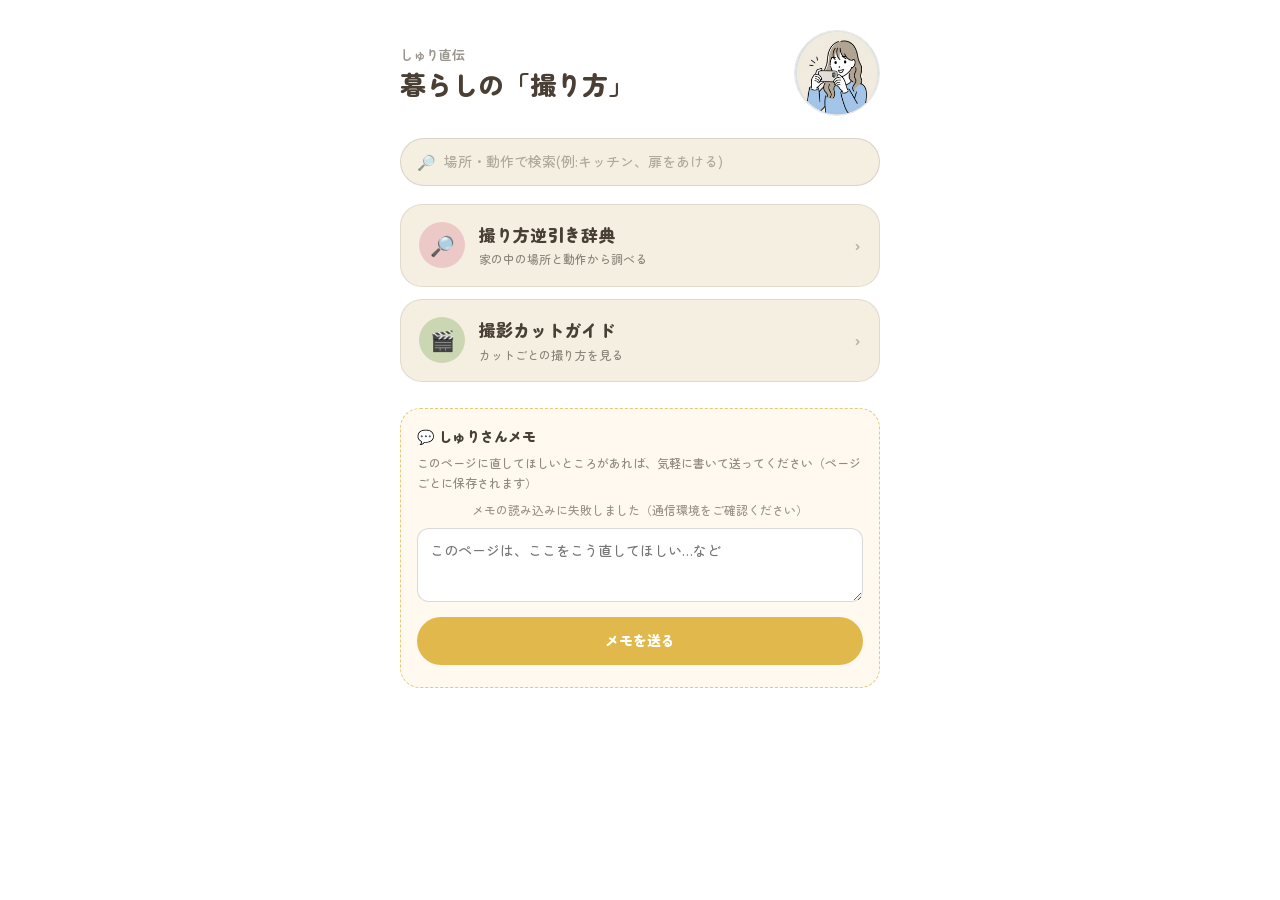
<file: index.html>
<!DOCTYPE html>
<html lang="ja">
<head>
<meta charset="UTF-8">
<meta name="viewport" content="width=device-width, initial-scale=1, viewport-fit=cover">
<title>しゅり直伝 暮らしの「撮り方」</title>
<link rel="stylesheet" href="fonts/fonts.css">
<style>
:root{
  --mint:#E7EFDF; --ink:#4A3F35; --ivory:#F5EFE2; --sage:#A9C48A;
  --pink:#E4A4AC; --mustard:#E0B84C; --brick:#C6493B; --blue:#8FB0C4; --wood:#A9784E;
}
*{margin:0;padding:0;box-sizing:border-box;-webkit-tap-highlight-color:transparent}
html,body{background:#fff}
body{
  font-family:"Zen Maru Gothic","Hiragino Maru Gothic ProN","Hiragino Sans",sans-serif;
  color:var(--ink); font-weight:500; line-height:1.7;
  max-width:520px; margin:0 auto; min-height:100vh; padding-bottom:40px;
}
.page{padding:22px 20px 40px; animation:fadein .25s ease}
@keyframes fadein{from{opacity:0;transform:translateY(6px)}to{opacity:1;transform:none}}
h1,h2,h3{font-weight:900; line-height:1.4}
a{color:inherit;text-decoration:none}

/* ---- 共通パーツ ---- */
.pill{display:inline-block;font-size:11px;font-weight:700;padding:3px 12px;border-radius:999px;color:var(--ink)}
.card{background:var(--ivory);border:1.5px solid rgba(74,63,53,.12);border-radius:22px;padding:16px 18px;margin-bottom:12px}
.tap{cursor:pointer;transition:transform .1s ease}
.tap:active{transform:scale(.97)}
.row{display:flex;align-items:center;gap:14px}
.grow{flex:1 1 0;min-width:0}
.chev{margin-left:auto;color:rgba(74,63,53,.35);font-weight:900;flex-shrink:0}
.icon-circle{width:46px;height:46px;border-radius:50%;display:flex;align-items:center;justify-content:center;font-size:20px;flex-shrink:0}
.back{display:inline-flex;align-items:center;gap:6px;font-size:13px;font-weight:700;
  background:var(--ivory);border:1.5px solid rgba(74,63,53,.12);border-radius:999px;padding:7px 16px;margin-bottom:16px}
.small{font-size:12px;color:rgba(74,63,53,.6)}
.btn{display:block;text-align:center;font-family:inherit;font-size:15px;font-weight:900;color:var(--ink);
  background:var(--sage);border:none;border-radius:999px;padding:14px 22px;width:100%;cursor:pointer;margin-top:8px}
.btn.secondary{background:transparent;border:2px solid rgba(74,63,53,.25)}

/* ---- ホーム ---- */
.home-header{display:flex;align-items:center;gap:14px;margin:8px 0 22px}
.home-header .txt{flex:1}
.home-header .sub{font-size:13px;font-weight:700;color:rgba(74,63,53,.55)}
.home-header h1{font-size:clamp(20px,6vw,26px);white-space:nowrap}
.avatar{width:86px;height:86px;border-radius:50%;object-fit:cover;border:1.5px solid rgba(74,63,53,.12);flex-shrink:0}

/* ---- カットビューア ---- */
.viewer-head{display:flex;align-items:center;justify-content:space-between;margin-bottom:10px}
.carousel{display:flex;overflow-x:auto;scroll-snap-type:x mandatory;gap:14px;
  margin:0 -20px;padding:0 20px 6px;scrollbar-width:none}
.carousel::-webkit-scrollbar{display:none}
.slide{flex:0 0 100%;scroll-snap-align:center;scroll-snap-stop:always}
.media{position:relative;border-radius:24px;overflow:hidden;background:#ddd;
  border:1.5px solid rgba(74,63,53,.12); aspect-ratio:4/5}
.media video,.media img{width:100%;height:100%;object-fit:cover;display:block}
.media .badge{position:absolute;top:12px;left:12px;background:rgba(74,63,53,.75);color:#fff;
  font-size:11px;font-weight:700;padding:4px 12px;border-radius:999px}
.media .loop{position:absolute;top:12px;right:12px;background:rgba(198,73,59,.9);color:#fff;
  font-size:11px;font-weight:700;padding:4px 12px;border-radius:999px}
.swipe-arrow{position:absolute;top:50%;width:52px;height:52px;border-radius:50%;
  background:rgba(255,255,255,.92);color:var(--brick);font-size:34px;font-weight:900;line-height:1;
  display:flex;align-items:center;justify-content:center;cursor:pointer;
  box-shadow:0 2px 10px rgba(74,63,53,.35);border:2px solid rgba(74,63,53,.15);
  transform:translateY(-50%);z-index:3;padding-bottom:4px}
.swipe-arrow.left{left:8px}
.swipe-arrow.right{right:8px;animation:nudge 1.4s ease-in-out infinite}
@keyframes nudge{0%,100%{transform:translateY(-50%) translateX(0)}50%{transform:translateY(-50%) translateX(6px)}}
.slide h3{font-size:21px;margin:14px 0 4px}
.talk{display:flex;gap:10px;align-items:flex-start;margin-top:14px}
.talk .face{width:60px;height:60px;border-radius:50%;object-fit:cover;flex-shrink:0;
  border:2px solid rgba(228,164,172,.8);background:#fff}
.talk .who{font-size:11px;font-weight:900;color:var(--brick);margin-bottom:3px}
.bubble{position:relative;flex:1;background:#fff;border:2px solid rgba(228,164,172,.8);
  border-radius:20px;padding:12px 14px}
.bubble:before{content:"";position:absolute;left:-9px;top:22px;width:14px;height:14px;background:#fff;
  border-left:2px solid rgba(228,164,172,.8);border-bottom:2px solid rgba(228,164,172,.8);transform:rotate(45deg)}
.bubble .angle{font-size:14px;font-weight:700}
.bubble .tip{font-size:13px;margin-top:8px;padding-top:8px;border-top:1.5px dashed rgba(228,164,172,.7)}
.bubble .tip b{color:var(--brick);font-size:10px;letter-spacing:.08em;margin-right:6px}
.nav{display:flex;align-items:center;justify-content:center;gap:16px;margin-top:14px}
.nav button{font-family:inherit;width:44px;height:44px;border-radius:50%;border:1.5px solid rgba(74,63,53,.18);
  background:var(--ivory);color:var(--ink);font-size:17px;font-weight:900;cursor:pointer}
.nav button:disabled{opacity:.3}
.dots{display:flex;gap:7px}
.dots span{width:8px;height:8px;border-radius:50%;background:rgba(74,63,53,.2);transition:all .2s}
.dots span.on{background:var(--sage);transform:scale(1.35)}

/* ---- 完成イメージプレビュー ---- */
.pv-media{position:relative;border-radius:24px;overflow:hidden;background:#e8e4dc;
  border:1.5px solid rgba(74,63,53,.12);margin:14px auto 0}
.pv-media.v916{width:min(100%,330px);aspect-ratio:9/16}
.pv-media.v45{width:min(100%,400px);aspect-ratio:4/5}
.pv-media video,.pv-media img{width:100%;height:100%;object-fit:cover;display:block}
.cutlabel{position:absolute;left:50%;bottom:16px;transform:translateX(-50%);
  background:rgba(74,63,53,.85);color:#fff;font-weight:900;font-size:15px;
  padding:8px 20px;border-radius:999px;white-space:nowrap;max-width:90%}
.pv-dots{display:flex;gap:7px;justify-content:center;margin-top:12px}
.pv-dots span{width:8px;height:8px;border-radius:50%;background:rgba(74,63,53,.2);transition:all .15s}
.pv-dots span.on{background:var(--sage);transform:scale(1.35)}

/* ---- 記事（ルーズリーフ調） ---- */
.notebook{position:relative;background:#fff;border:1.5px solid rgba(74,63,53,.16);border-radius:14px;
  padding:22px 20px 22px 52px;box-shadow:0 2px 10px rgba(74,63,53,.06)}
.notebook::before{content:"";position:absolute;top:0;bottom:0;left:40px;width:1.5px;background:rgba(228,164,172,.75)}
.notebook::after{content:"";position:absolute;left:12px;top:26px;bottom:26px;width:14px;
  background-image:radial-gradient(circle at 7px 7px, #fff 4.5px, rgba(74,63,53,.22) 5px, rgba(74,63,53,.22) 6px, transparent 6.8px);
  background-size:14px 64px;background-repeat:repeat-y}
.notebook.ruled{background-image:repeating-linear-gradient(transparent,transparent 27px,rgba(143,176,196,.30) 27px,rgba(143,176,196,.30) 28px);
  background-origin:content-box;background-clip:content-box}
.notebook .article-body{line-height:28px;font-size:14.5px}
.note-row{display:flex;align-items:center;gap:12px;padding:11px 2px;border-bottom:1.5px solid rgba(143,176,196,.35)}
.note-row:last-child{border-bottom:none}
.sashie-wrap{display:block;width:min(78%,300px);margin:4px auto 16px;position:relative;transform:rotate(-1.6deg)}
.sashie-wrap::before{content:"";position:absolute;top:-12px;left:50%;transform:translateX(-50%) rotate(2deg);
  width:88px;height:24px;background:rgba(224,184,76,.45);border-left:1px dashed rgba(255,255,255,.7);
  border-right:1px dashed rgba(255,255,255,.7);z-index:2}
.sashie-wrap img{width:100%;display:block;border:8px solid #fff;box-shadow:0 3px 12px rgba(74,63,53,.18)}
.lesson-num{width:34px;height:34px;border-radius:50%;background:rgba(143,176,196,.4);
  display:flex;align-items:center;justify-content:center;font-weight:900;font-size:15px;flex-shrink:0}
.pagenav-row{display:flex;gap:10px;margin-top:16px}
.pagenav{flex:1 1 0;min-width:0;background:var(--ivory);border:1.5px solid rgba(74,63,53,.12);
  border-radius:16px;padding:10px 12px;display:flex;flex-direction:column;gap:2px}
.pagenav.ghost{background:transparent;border:none}
.pagenav .dir{font-size:11px;font-weight:900;color:rgba(74,63,53,.55)}
.pagenav .t{font-size:12px;font-weight:700;white-space:nowrap;overflow:hidden;text-overflow:ellipsis}
.article-title{display:flex;gap:12px;align-items:center;margin-bottom:14px}
.article-title img{width:56px;height:56px;object-fit:contain;flex-shrink:0}
.article-body{white-space:pre-line;font-size:15px}
.pointcard{display:flex;gap:12px;align-items:flex-start;background:rgba(228,164,172,.16);
  border:1.5px solid rgba(228,164,172,.55);border-radius:20px;padding:16px;margin-top:14px}
.pointcard img{width:60px;height:60px;object-fit:contain;flex-shrink:0}
.pointcard .plabel{display:inline-block;font-size:11px;font-weight:900;color:var(--brick);
  background:rgba(198,73,59,.14);border-radius:999px;padding:3px 10px;margin-bottom:5px;letter-spacing:.08em}
.pointcard p{font-size:14px}

/* ---- 逆引き詳細 ---- */
.tiprow{display:flex;gap:12px;align-items:flex-start;padding:7px 0}
.tiprow .ic{width:24px;text-align:center;flex-shrink:0}
.tiprow .lbl{font-size:11px;color:rgba(74,63,53,.5);font-weight:700}
.tiprow .val{font-size:14px}

/* ---- 逆引き：場所グリッド・POINTリスト ---- */
.grid2{display:grid;grid-template-columns:1fr 1fr;gap:12px;margin-bottom:12px}
.placecard{border:1.5px solid rgba(74,63,53,.12);border-radius:22px;padding:18px 10px;text-align:center;min-height:112px;
  display:flex;flex-direction:column;align-items:center;justify-content:center;gap:6px}
.placecard .pe{font-size:34px;line-height:1}
.placecard .pn{font-weight:900;font-size:15px;line-height:1.35}
.tips{list-style:none;display:grid;gap:6px;font-size:14px}
.tips li{position:relative;padding-left:16px}
.tips li::before{content:"";position:absolute;left:2px;top:.72em;width:7px;height:7px;border-radius:50%;background:var(--pink)}
.pv-media.soon{display:flex;flex-direction:column;align-items:center;justify-content:center;gap:8px;background:var(--ivory);
  border-style:dashed;aspect-ratio:auto;padding:26px 10px}
.pv-media.soon img{width:88px;height:88px;object-fit:contain}
.soon-txt{font-size:13px;font-weight:700;color:rgba(74,63,53,.55)}
details.basic{padding:0}
details.basic summary{list-style:none;display:flex;align-items:center;gap:12px;padding:14px 16px;cursor:pointer}
details.basic summary::-webkit-details-marker{display:none}
details.basic summary img{width:46px;height:46px;object-fit:contain;flex-shrink:0}
details.basic[open] .chev{transform:rotate(45deg)}
details.basic .article-body{padding:0 18px 6px;font-size:14px}
details.basic .tags-row{padding:0 18px 14px;margin-top:8px}

/* ---- 検索 ---- */
.searchbox{display:flex;align-items:center;gap:8px;background:var(--ivory);
  border:1.5px solid rgba(74,63,53,.16);border-radius:999px;padding:10px 16px;margin-bottom:18px}
.searchbox .ic{font-size:15px;flex-shrink:0;opacity:.6}
.searchbox input{flex:1;min-width:0;border:none;background:none;font:inherit;font-size:14px;color:var(--ink)}
.searchbox input:focus{outline:none}
.searchbox input::placeholder{color:rgba(74,63,53,.4)}
.search-group{margin:22px 0 8px;font-size:13px;font-weight:900;color:rgba(74,63,53,.55);letter-spacing:.04em}
.search-empty{text-align:center;padding:36px 10px;color:rgba(74,63,53,.5);font-size:14px}

/* ---- タグ ---- */
.tags-row{display:flex;flex-wrap:wrap;gap:8px;margin-top:16px}
.tagchip{display:inline-block;font-size:12px;font-weight:700;color:var(--ink);
  background:rgba(169,196,138,.28);border:1.5px solid rgba(169,196,138,.6);
  border-radius:999px;padding:5px 13px}

/* ---- 実写サンプル準備中バッジ ---- */
.media .draft,.pv-media .draft{position:absolute;top:12px;right:12px;background:rgba(224,184,76,.92);
  color:#fff;font-size:10px;font-weight:700;padding:4px 11px;border-radius:999px}

/* ---- しゅりさんメモ（レビュー用・ローンチ時に削除） ---- */
.fb-card{margin-top:26px;background:#FFF9F0;border:1.5px dashed rgba(224,184,76,.75);
  border-radius:20px;padding:16px}
.fb-head{font-weight:900;font-size:14px;margin-bottom:4px}
.fb-item{background:#fff;border:1.5px solid rgba(74,63,53,.12);border-radius:12px;
  padding:10px 12px;margin:8px 0;font-size:14px;white-space:pre-line;position:relative}
.fb-item .fb-date{font-size:10px;color:rgba(74,63,53,.45);margin-top:4px}
.fb-item .fb-del{position:absolute;top:6px;right:8px;border:none;background:none;
  color:rgba(74,63,53,.35);font-size:14px;cursor:pointer;padding:4px}
.fb-card textarea{width:100%;min-height:74px;border:1.5px solid rgba(74,63,53,.2);
  border-radius:12px;padding:10px 12px;font:inherit;font-size:14px;resize:vertical;
  background:#fff;margin-top:8px}
.fb-card textarea:focus{outline:none;border-color:var(--mustard)}
.fb-send{margin-top:8px;width:100%;border:none;border-radius:999px;padding:12px;
  font:inherit;font-weight:900;font-size:14px;background:var(--mustard);color:#fff;cursor:pointer}
.fb-send:disabled{opacity:.5}
.fb-status{font-size:12px;margin-top:6px;color:rgba(74,63,53,.55);text-align:center}
.old-imgs{display:flex;gap:6px}.old-imgs img{width:32%;border-radius:10px}.old-ver summary{cursor:pointer}
</style>
</head>
<body>
<div id="app"></div>

<script src="data/content.js?v=20261008c"></script>
<script>
/* ================= データ(data/content.jsから読み込み。非公開はここで除外) ================= */
const ARTICLES = window.CONTENT.ARTICLES.filter(x=>x.published);
const SECTIONS = window.CONTENT.SECTIONS.filter(x=>x.published);
const PLACES = window.CONTENT.PLACES.filter(x=>x.published);
const ACTIONS = window.CONTENT.ACTIONS.filter(x=>x.published);
const actById = id => ACTIONS.find(a=>a.id===id);
const placeById = id => PLACES.find(p=>p.id===id);
const placesOf = a => PLACES.filter(p=>p.acts.includes(a.id));
const actHref = (a, pid) => `#/dict/${pid || (placesOf(a)[0]||{}).id}/${a.id}`;
/* 動作のカット指示：sec(既存セクション)か、動作専用cuts。無ければ null(=イラスト準備中) */
const cutSetOf = a => a.sec ? SECTIONS.find(x=>x.id===a.sec) : (a.cuts ? a : null);
const findCutSet = id => SECTIONS.find(x=>x.id===id) || ACTIONS.find(x=>x.id===id && cutSetOf(x));

/* ================= 検索・タグ ================= */
const norm = s => (s||"").toLowerCase();
function searchAll(query){
  const q = norm(query);
  const hit = s => norm(s).includes(q);
  const hitTags = tags => (tags||[]).some(t=>hit(t));
  const articles = ARTICLES.filter(a => hit(a.title) || hit(a.body) || hit(a.point) || hitTags(a.tags));
  const sections = SECTIONS.filter(s => hit(s.title) || hit(s.subtitle) || hitTags(s.tags) ||
    s.cuts.some(c => hit(c.title) || hit(c.tip)));
  const places = PLACES.filter(p => hit(p.name) || hitTags(p.tags) || p.tips.some(hit));
  const actions = ACTIONS.filter(a => hit(a.title) || hit(a.sub) || hitTags(a.tags) || a.tips.some(hit) ||
    placesOf(a).some(p=>hit(p.name)));
  return {articles, sections, places, actions};
}
function byTag(tag){
  const has = tags => (tags||[]).includes(tag);
  return {
    articles: ARTICLES.filter(a=>has(a.tags)),
    sections: SECTIONS.filter(s=>has(s.tags)),
    places: PLACES.filter(p=>has(p.tags)),
    actions: ACTIONS.filter(a=>has(a.tags)),
  };
}
function tagChips(tags){
  if(!tags || !tags.length) return "";
  return `<div class="tags-row">${tags.map(t=>`<a href="#/tag/${encodeURIComponent(t)}"><span class="tagchip tap">#${esc(t)}</span></a>`).join("")}</div>`;
}
function searchBox(){
  return `<form class="searchbox" id="searchform">
    <span class="ic">🔎</span>
    <input id="searchinput" type="search" placeholder="場所・動作で検索(例:キッチン、扉をあける)" autocomplete="off">
  </form>`;
}
function bindSearchBox(){
  const f = document.getElementById("searchform");
  if(!f) return;
  f.onsubmit = e => {
    e.preventDefault();
    const v = document.getElementById("searchinput").value.trim();
    if(v) location.hash = `#/search/${encodeURIComponent(v)}`;
  };
}

/* ================= ルーティング ================= */
const app = document.getElementById("app");
let pvTimer = null;
function route(){
  if(pvTimer){ clearInterval(pvTimer); pvTimer = null; }
  const h = location.hash.replace(/^#\/?/, "");
  const [p, arg, a3, a4] = h.split("/");
  window.scrollTo(0,0);
  if(p==="textbook"){ location.replace("#/dict"); return; }
  else if(p==="article"){ location.replace("#/dict/basics"); return; }
  else if(p==="dict") arg==="basics" ? renderBasics() : a3 ? renderAction(arg, a3) : arg ? renderPlace(arg) : renderDict();
  else if(p==="guide") renderGuide();
  else if(p==="preview") renderPreview(arg);
  else if(p==="cuts") renderCuts(arg, a3, a4);
  else if(p==="search") renderSearch(decodeURIComponent(arg||""));
  else if(p==="tag") renderTag(decodeURIComponent(arg||""));
  else renderHome();
  bindSearchBox();
}
window.addEventListener("hashchange", route);

const esc = s => s.replace(/</g,"&lt;");
const back = (href, label) => `<a class="back tap" href="${href}">← ${label}</a>`;

/* ================= 各ページ ================= */
function renderHome(){
  app.innerHTML = `<div class="page">
    <div class="home-header">
      <div class="txt">
        <div class="sub">しゅり直伝</div>
        <h1>暮らしの「撮り方」</h1>
      </div>
      <img class="avatar" src="assets/img/app_icon.png" alt="しゅり">
    </div>
    ${searchBox()}
    ${pillar("#/dict","🔎","撮り方逆引き辞典","家の中の場所と動作から調べる","rgba(228,164,172,.5)")}
    ${pillar("#/guide","🎬","撮影カットガイド","カットごとの撮り方を見る","rgba(169,196,138,.55)")}
  </div>`;
}
function pillar(href, emoji, title, sub, color){
  return `<a href="${href}"><div class="card tap row">
    <div class="icon-circle" style="background:${color}">${emoji}</div>
    <div class="grow"><div style="font-weight:900;font-size:17px">${title}</div>
    <div class="small">${sub}</div></div>
    <div class="chev">›</div>
  </div></a>`;
}

/* ---- 逆引き辞典：① 場所 ---- */
function renderDict(){
  app.innerHTML = `<div class="page">
    ${back("#/","トップ")}
    <span class="pill" style="background:rgba(228,164,172,.45)">逆引き</span>
    <h2 style="font-size:24px;margin:6px 0 4px">撮り方逆引き辞典</h2>
    <p class="small" style="margin-bottom:14px">どこで撮る？を選んでね</p>
    ${searchBox()}
    <div class="grid2">
    ${PLACES.map(p=>`<a href="#/dict/${p.id}"><div class="placecard tap" style="background:${p.color}">
      <div class="pe">${p.emoji}</div><div class="pn">${esc(p.name)}</div></div></a>`).join("")}
    </div>
    <a href="#/dict/basics"><div class="card tap row" style="margin-top:6px">
      <div class="icon-circle" style="background:rgba(143,176,196,.5)">📖</div>
      <div class="grow"><div style="font-weight:900;font-size:15px">どこでも使える基本のコツ</div>
      <div class="small">${ARTICLES.length}個のミニノート</div></div><div class="chev">›</div></div></a>
  </div>`;
}

/* ---- ② 動作 ---- */
function renderPlace(id){
  const p = placeById(id); if(!p) return renderDict();
  const acts = p.acts.map(actById).filter(Boolean);
  app.innerHTML = `<div class="page">
    ${back("#/dict","逆引き辞典")}
    <span class="pill" style="background:${p.color}">${p.emoji} 場所</span>
    <h2 style="font-size:24px;margin:6px 0 4px">${esc(p.name)}</h2>
    <p class="small" style="margin-bottom:14px">どんな動作を撮る？</p>
    ${acts.map(a=>`<a href="${actHref(a,p.id)}"><div class="card tap row">
      <div class="icon-circle" style="background:rgba(169,196,138,.45)">${a.emoji}</div>
      <div class="grow"><div style="font-weight:900;font-size:16px">${esc(a.title)}</div>
      <div class="small">${esc(a.sub||"")}</div></div><div class="chev">›</div></div></a>`).join("")}
    ${pointCard(`${p.name}のコツ`, p.tips)}
    ${tagChips(p.tags)}
  </div>`;
}

function pointCard(label, tips){
  return `<div class="pointcard">
    <img src="assets/img/shuri_point.png" alt="">
    <div><span class="plabel">POINT</span>
    <ul class="tips">${tips.map(t=>`<li>${esc(t)}</li>`).join("")}</ul></div>
  </div>`;
}

/* ---- ③ 動作ページ ---- */
function renderAction(pid, aid){
  const a = actById(aid), p = placeById(pid);
  if(!a) return p ? renderPlace(pid) : renderDict();
  const cs = cutSetOf(a);
  const others = placesOf(a).filter(x=>!p || x.id!==p.id);
  app.innerHTML = `<div class="page">
    ${p ? back(`#/dict/${p.id}`, p.name) : back("#/dict","逆引き辞典")}
    <span class="pill" style="background:rgba(169,196,138,.5)">${a.emoji} 動作</span>
    <h2 style="font-size:24px;margin:6px 0 2px">${esc(a.title)}</h2>
    ${p ? `<div class="small">${p.emoji} ${esc(p.name)}で撮る</div>` : ""}
    ${cs ? previewMarkup(cs, "この流れで撮ると…") : `<div class="pv-media v45 soon">
      <img src="assets/img/shuri_think.png" alt="">
      <div class="soon-txt">イラスト準備中</div></div>`}
    ${pointCard("POINT", a.tips)}
    ${cs ? `<a href="#/cuts/${cs.id}/${p?p.id:placesOf(a)[0].id}/${a.id}"><button class="btn" style="margin-top:16px">カットごとに見る</button></a>` : ""}
    ${cs && cs.old ? [].concat(cs.old).map(oldVersionMarkup).join("") : ""}
    ${others.length ? `<div class="search-group">この動作は他の場所でも</div>
      <div class="tags-row" style="margin-top:0">${others.map(o=>`<a href="#/dict/${o.id}/${a.id}"><span class="tagchip tap">${o.emoji} ${esc(o.name)}</span></a>`).join("")}</div>` : ""}
    ${tagChips(a.tags)}
  </div>`;
  if(cs) startPreview(cs);
}

/* ---- 基本のコツ（旧・教科書） ---- */
function renderBasics(){
  app.innerHTML = `<div class="page">
    ${back("#/dict","逆引き辞典")}
    <span class="pill" style="background:rgba(143,176,196,.4)">基本のコツ</span>
    <h2 style="font-size:24px;margin:6px 0 4px">どこでも使える基本のコツ</h2>
    <p class="small" style="margin-bottom:14px">タップすると、くわしく読めます</p>
    ${ARTICLES.map(a=>`<details class="basic card" id="b-${a.id}">
      <summary><img src="assets/img/note_${a.id}.png" alt="" onerror="this.style.display='none'">
        <div class="grow"><div style="font-weight:900;font-size:15px">${esc(a.title)}</div>
        <div class="small">${esc(a.point)}</div></div><span class="chev">＋</span></summary>
      <div class="article-body">${esc(a.body)}</div>
      ${tagChips(a.tags)}
    </details>`).join("")}
  </div>`;
  const open = a3 => { const el = document.getElementById("b-"+a3); if(el){ el.open = true; el.scrollIntoView(); } };
  const h = location.hash.split("/"); if(h[3]) open(h[3]);
}

function renderGuide(){
  app.innerHTML = `<div class="page">
    ${back("#/","トップ")}
    <span class="pill" style="background:rgba(169,196,138,.5)">カットガイド</span>
    <h2 style="font-size:24px;margin:6px 0 4px">撮影カットガイド</h2>
    <p class="small" style="margin-bottom:16px">目的に合うセクションを選ぶと、カットごとの撮り方が見られます。カットを分けて撮るだけで、動画の見られ方は大きく変わります。</p>
    ${searchBox()}
    ${SECTIONS.map(s=>`<a href="#/preview/${s.id}"><div class="card tap row">
      <div class="icon-circle" style="background:rgba(169,196,138,.45)">${s.emoji}</div>
      <div class="grow"><div style="font-weight:900;font-size:16px">${s.title} ${s.sample?'<span class="pill" style="background:rgba(224,184,76,.45);font-size:10px">動画サンプル</span>':''}</div>
      <div class="small">${s.subtitle}・${s.cuts.length}カット</div></div>
      <div class="chev">›</div></div></a>`).join("")}
  </div>`;
}

/* ---- 作り直す前の版（比較用・ページの下に残す） ---- */
function oldVersionMarkup(o){
  const media = o.full
    ? `<div class="pv-media v916" style="max-width:220px;margin:0 auto"><video src="${o.full}" muted loop autoplay playsinline preload="metadata"></video></div>`
    : `<div class="old-imgs">${(o.imgs||[]).map(i=>`<img src="${i}" alt="">`).join("")}</div>`;
  return `<details class="card old-ver" style="margin-top:22px" open>
    <summary style="font-weight:900">🕘 前のバージョン（比較用）<span class="small" style="font-weight:400"> ${esc(o.label||"")}</span></summary>
    <div style="margin-top:10px">${media}</div>
    ${o.cuts ? `<ol class="small" style="margin:10px 0 0 18px">${o.cuts.map(c=>`<li>${esc(c)}</li>`).join("")}</ol>` : ""}
  </details>`;
}

/* ---- 完成イメージプレビュー ---- */
function previewMarkup(s, caption){
  const media = s.full
    ? `<video src="${s.full.src}" muted loop autoplay playsinline preload="auto"></video>`
    : `<img id="pvimg" src="${s.cuts[0].media.i || ""}" alt="">`;
  const single = s.cuts.length===1 && s.cuts[0].media.v && !s.full;
  return `<p class="small" style="margin-top:12px">${caption || `${s.cuts.length}カットを繋ぐと、こんな流れの動画になります。`}</p>
    <div class="pv-media ${s.full?'v916':'v45'}">
      ${single ? `<video src="${s.cuts[0].media.v}" muted loop autoplay playsinline preload="auto"></video>` : media}
      ${s.draftMedia ? `<span class="draft">実写サンプル準備中</span>` : ""}
      <div class="cutlabel" id="pvlabel">1. ${esc(s.cuts[0].title)}</div>
    </div>
    <div class="pv-dots" id="pvdots">${s.cuts.map((_,i)=>`<span class="${i===0?'on':''}"></span>`).join("")}</div>`;
}
function startPreview(s){
  const N = s.cuts.length;
  const label = document.getElementById("pvlabel");
  const dots = [...document.querySelectorAll("#pvdots span")];
  let cur = 0;
  const show = i => {
    if(i===cur) return;
    cur = i;
    label.textContent = `${i+1}. ${s.cuts[i].title}`;
    label.animate(
      [{transform:"translateX(-50%) scale(.82)",opacity:.4},{transform:"translateX(-50%) scale(1)",opacity:1}],
      {duration:160,easing:"ease-out"});
    dots.forEach((d,k)=>d.classList.toggle("on",k===i));
  };
  if(s.full){
    const v = document.querySelector(".pv-media video");
    v.addEventListener("timeupdate", ()=>{
      show(Math.min(N-1, Math.floor(v.currentTime / s.full.per)));
    });
  }else{
    const img = document.getElementById("pvimg");
    if(!img || N<2) return;
    pvTimer = setInterval(()=>{
      const i = (cur+1) % N;
      img.src = s.cuts[i].media.i;
      show(i);
    }, 900);
  }
}
function renderPreview(id){
  const s = SECTIONS.find(x=>x.id===id); if(!s) return renderGuide();
  app.innerHTML = `<div class="page">
    ${back("#/guide","セクション一覧")}
    <span class="pill" style="background:rgba(224,184,76,.45)">完成イメージ</span>
    <h2 style="font-size:22px;margin-top:6px">${s.title}</h2>
    ${previewMarkup(s)}
    <a href="#/cuts/${s.id}"><button class="btn" style="margin-top:18px">撮影を始める</button></a>
    ${tagChips(s.tags)}
  </div>`;
  startPreview(s);
}

/* ---- カットビューア ---- */
function renderCuts(id, fromPlace, fromAct){
  const s = findCutSet(id); if(!s) return renderGuide();
  const backLink = (fromPlace && fromAct && actById(fromAct))
    ? back(`#/dict/${fromPlace}/${fromAct}`, actById(fromAct).title)
    : back(SECTIONS.includes(s) ? `#/preview/${id}` : "#/dict", "もどる");
  const N = s.cuts.length;
  app.innerHTML = `<div class="page">
    ${backLink}
    <div class="viewer-head">
      <h2 style="font-size:20px">${s.title}</h2>
      <span class="pill" style="background:rgba(143,176,196,.4)" id="counter">CUT 1 / ${N}</span>
    </div>
    <div class="carousel" id="car">
      ${s.cuts.map((c,i)=>`<div class="slide" data-i="${i}">
        <div class="media">
          ${c.media.v
            ? `<video src="${c.media.v}" muted loop playsinline autoplay preload="auto"></video>
               <span class="loop">● ループ再生</span>`
            : `<img src="${c.media.i}" alt="">`}
          ${s.draftMedia ? `<span class="draft">実写サンプル準備中</span>` : ""}
          <span class="badge">CUT ${i+1}</span>
          ${i>0?'<span class="swipe-arrow left" data-d="-1">‹</span>':''}
          ${i<N-1?'<span class="swipe-arrow right" data-d="1">›</span>':''}
        </div>
        <h3>${i+1}. ${esc(c.title)}</h3>
        <div class="talk">
          <img class="face" src="assets/img/shuri_avatar.png" alt="">
          <div class="bubble">
            <div class="who">しゅり</div>
            <div class="angle">${esc(c.angle)}</div>
            <div class="tip"><b>POINT</b>${esc(c.tip)}</div>
          </div>
        </div>
      </div>`).join("")}
    </div>
    <div class="nav">
      <button id="prev" aria-label="前へ">‹</button>
      <div class="dots" id="dots">${s.cuts.map((_,i)=>`<span class="${i===0?'on':''}"></span>`).join("")}</div>
      <button id="next" aria-label="次へ">›</button>
    </div>
    <p class="small" style="text-align:center;margin-top:10px">← スワイプでカットを進められます →</p>
    <div class="card" style="margin-top:14px">
      <div style="font-weight:900;font-size:14px;margin-bottom:6px">📷 撮り方のコツ</div>
      <ul class="small" style="padding-left:18px;display:grid;gap:4px">
        <li>次のカットは前の位置から<b>45度以上</b>動いて撮る（回り込む・高さを変える）</li>
        <li>各カットは少し長め（<b>10秒目安</b>）に回して、いいところだけ使う</li>
        <li>動作の<b>途中（7:3）</b>で次のカットへ切り替えると繋がって見える</li>
        <li><b>前提条件</b>（服・髪・光）は変えない。画角は<b>180度以上</b>まわさない</li>
      </ul>
    </div>
    ${tagChips(s.tags)}
  </div>`;

  const car = document.getElementById("car");
  const dots = [...document.querySelectorAll("#dots span")];
  const counter = document.getElementById("counter");
  const prev = document.getElementById("prev"), next = document.getElementById("next");
  let cur = 0;
  const update = i => {
    cur = Math.max(0, Math.min(N-1, i));
    dots.forEach((d,k)=>d.classList.toggle("on",k===cur));
    counter.textContent = `CUT ${cur+1} / ${N}`;
    prev.disabled = cur===0; next.disabled = cur===N-1;
    // 表示中の動画だけ再生（省電力）
    document.querySelectorAll("#car video").forEach((v,k)=>{ k===cur||!dots.length ? v.play().catch(()=>{}) : v.pause(); });
  };
  const goto = i => { car.scrollTo({left: i*car.clientWidth, behavior:"smooth"}); update(i); };
  document.querySelectorAll('.swipe-arrow').forEach(a=>a.onclick=()=>goto(cur+(+a.dataset.d)));
  prev.onclick = ()=>goto(cur-1);
  next.onclick = ()=>goto(cur+1);
  car.addEventListener("scroll", ()=>{
    const i = Math.round(car.scrollLeft / car.clientWidth);
    if(i!==cur) update(i);
  }, {passive:true});
  update(0);
}

/* ---- 検索結果 ---- */
function resultGroup(label, items, render){
  if(!items.length) return "";
  return `<div class="search-group">${label}（${items.length}）</div>${items.map(render).join("")}`;
}
function renderResultBlocks(r){
  const hasAny = r.articles.length || r.sections.length || r.places.length || r.actions.length;
  if(!hasAny) return `<div class="search-empty">見つかりませんでした。<br>別のキーワードで試してみてください。</div>`;
  return [
    resultGroup("📍 場所", r.places, p=>`<a href="#/dict/${p.id}"><div class="card tap row">
      <div class="icon-circle" style="background:${p.color}">${p.emoji}</div>
      <div class="grow" style="font-weight:900;font-size:15px">${esc(p.name)}</div>
      <div class="chev">›</div></div></a>`),
    resultGroup("🎯 動作", r.actions, a=>`<a href="${actHref(a)}"><div class="card tap row">
      <div class="icon-circle" style="background:rgba(169,196,138,.45)">${a.emoji}</div>
      <div class="grow"><div style="font-weight:900;font-size:15px">${esc(a.title)}</div>
      <div class="small">${placesOf(a).map(p=>esc(p.name)).join("・")}</div></div><div class="chev">›</div></div></a>`),
    resultGroup("🎬 カットガイド", r.sections, s=>`<a href="#/preview/${s.id}"><div class="card tap row">
      <div class="icon-circle" style="background:rgba(169,196,138,.45)">${s.emoji}</div>
      <div class="grow"><div style="font-weight:900;font-size:15px">${esc(s.title)}</div>
      <div class="small">${s.cuts.length}カット・${esc(s.subtitle)}</div></div><div class="chev">›</div></div></a>`),
    resultGroup("📖 基本のコツ", r.articles, a=>`<a href="#/dict/basics/${a.id}"><div class="card tap row">
      <div class="grow"><div style="font-weight:900;font-size:15px">${esc(a.title)}</div>
      <div class="small">${esc(a.point)}</div></div><div class="chev">›</div></div></a>`),
  ].join("");
}
function renderSearch(query){
  const r = searchAll(query);
  app.innerHTML = `<div class="page">
    ${back("#/","トップ")}
    <h2 style="font-size:22px;margin-bottom:14px">「${esc(query)}」の検索結果</h2>
    ${searchBox()}
    ${renderResultBlocks(r)}
  </div>`;
  const input = document.getElementById("searchinput");
  if(input) input.value = query;
}
function renderTag(tag){
  const r = byTag(tag);
  app.innerHTML = `<div class="page">
    ${back("#/","トップ")}
    <span class="pill" style="background:rgba(169,196,138,.5)">#タグ</span>
    <h2 style="font-size:22px;margin:6px 0 14px">#${esc(tag)} の撮り方</h2>
    ${renderResultBlocks(r)}
  </div>`;
}

route();

/* ================= しゅりさんメモ（レビュー用・ローンチ時にこのブロックごと削除） =================
   FB_KEY は Supabase の anon public key（RLS前提でクライアント配布可のキー）。 */
const FB_URL = "https://frpssjxodattcatzahjy.supabase.co/rest/v1/buzzdori_feedback";
const FB_KEY = "eyJhbGciOiJIUzI1NiIsInR5cCI6IkpXVCJ9.eyJpc3MiOiJzdXBhYmFzZSIsInJlZiI6ImZycHNzanhvZGF0dGNhdHphaGp5Iiwicm9sZSI6ImFub24iLCJpYXQiOjE3ODY5NjIxMzcsImV4cCI6MjEwMjUzODEzN30.ibnJYLsRgDl1-2KAqRx2JDd1DsrinK7OkoEudzmWX8M";
const fbHeaders = {"apikey":FB_KEY, "Authorization":`Bearer ${FB_KEY}`, "Content-Type":"application/json"};
const fbKey = () => (location.hash.replace(/^#\/?/, "") || "home");

async function fbLoad(listEl, key){
  try{
    const r = await fetch(`${FB_URL}?page=eq.${encodeURIComponent(key)}&order=created_at.asc&select=id,body,created_at`, {headers:fbHeaders});
    if(!r.ok) throw 0;
    const rows = await r.json();
    listEl.innerHTML = rows.map(x=>{
      const d = new Date(x.created_at);
      return `<div class="fb-item" data-id="${x.id}">${esc(x.body)}
        <div class="fb-date">${d.getMonth()+1}/${d.getDate()} ${String(d.getHours()).padStart(2,"0")}:${String(d.getMinutes()).padStart(2,"0")}</div>
        <button class="fb-del" title="削除">✕</button></div>`;
    }).join("");
    listEl.querySelectorAll(".fb-del").forEach(b=>{
      b.onclick = async ()=>{
        if(!confirm("このメモを削除しますか？")) return;
        await fetch(`${FB_URL}?id=eq.${b.parentElement.dataset.id}`, {method:"DELETE", headers:fbHeaders});
        fbLoad(listEl, key);
      };
    });
  }catch(e){ listEl.innerHTML = `<div class="fb-status">メモの読み込みに失敗しました（通信環境をご確認ください）</div>`; }
}

function mountFeedback(){
  const key = fbKey();
  const old = document.getElementById("fbcard"); if(old) old.remove();
  const page = app.querySelector(".page"); if(!page) return;
  const el = document.createElement("div");
  el.className = "fb-card"; el.id = "fbcard";
  el.innerHTML = `
    <div class="fb-head">💬 しゅりさんメモ</div>
    <div class="small">このページに直してほしいところがあれば、気軽に書いて送ってください（ページごとに保存されます）</div>
    <div id="fb-list"></div>
    <textarea id="fb-text" placeholder="このページは、ここをこう直してほしい…など"></textarea>
    <button class="fb-send" id="fb-send">メモを送る</button>
    <div class="fb-status" id="fb-status"></div>`;
  page.appendChild(el);
  const list = el.querySelector("#fb-list");
  fbLoad(list, key);
  el.querySelector("#fb-send").onclick = async ()=>{
    const ta = el.querySelector("#fb-text"), st = el.querySelector("#fb-status"), btn = el.querySelector("#fb-send");
    const body = ta.value.trim(); if(!body) return;
    btn.disabled = true; st.textContent = "送信中…";
    try{
      const r = await fetch(FB_URL, {method:"POST", headers:fbHeaders, body:JSON.stringify({page:key, body})});
      if(!r.ok) throw 0;
      ta.value = ""; st.textContent = "送信しました！";
      fbLoad(list, key);
      setTimeout(()=>{ st.textContent=""; }, 2500);
    }catch(e){ st.textContent = "送信に失敗しました。もう一度お試しください。"; }
    btn.disabled = false;
  };
}
window.addEventListener("hashchange", ()=>setTimeout(mountFeedback, 0));
mountFeedback();
</script>
</body>
</html>
</file>
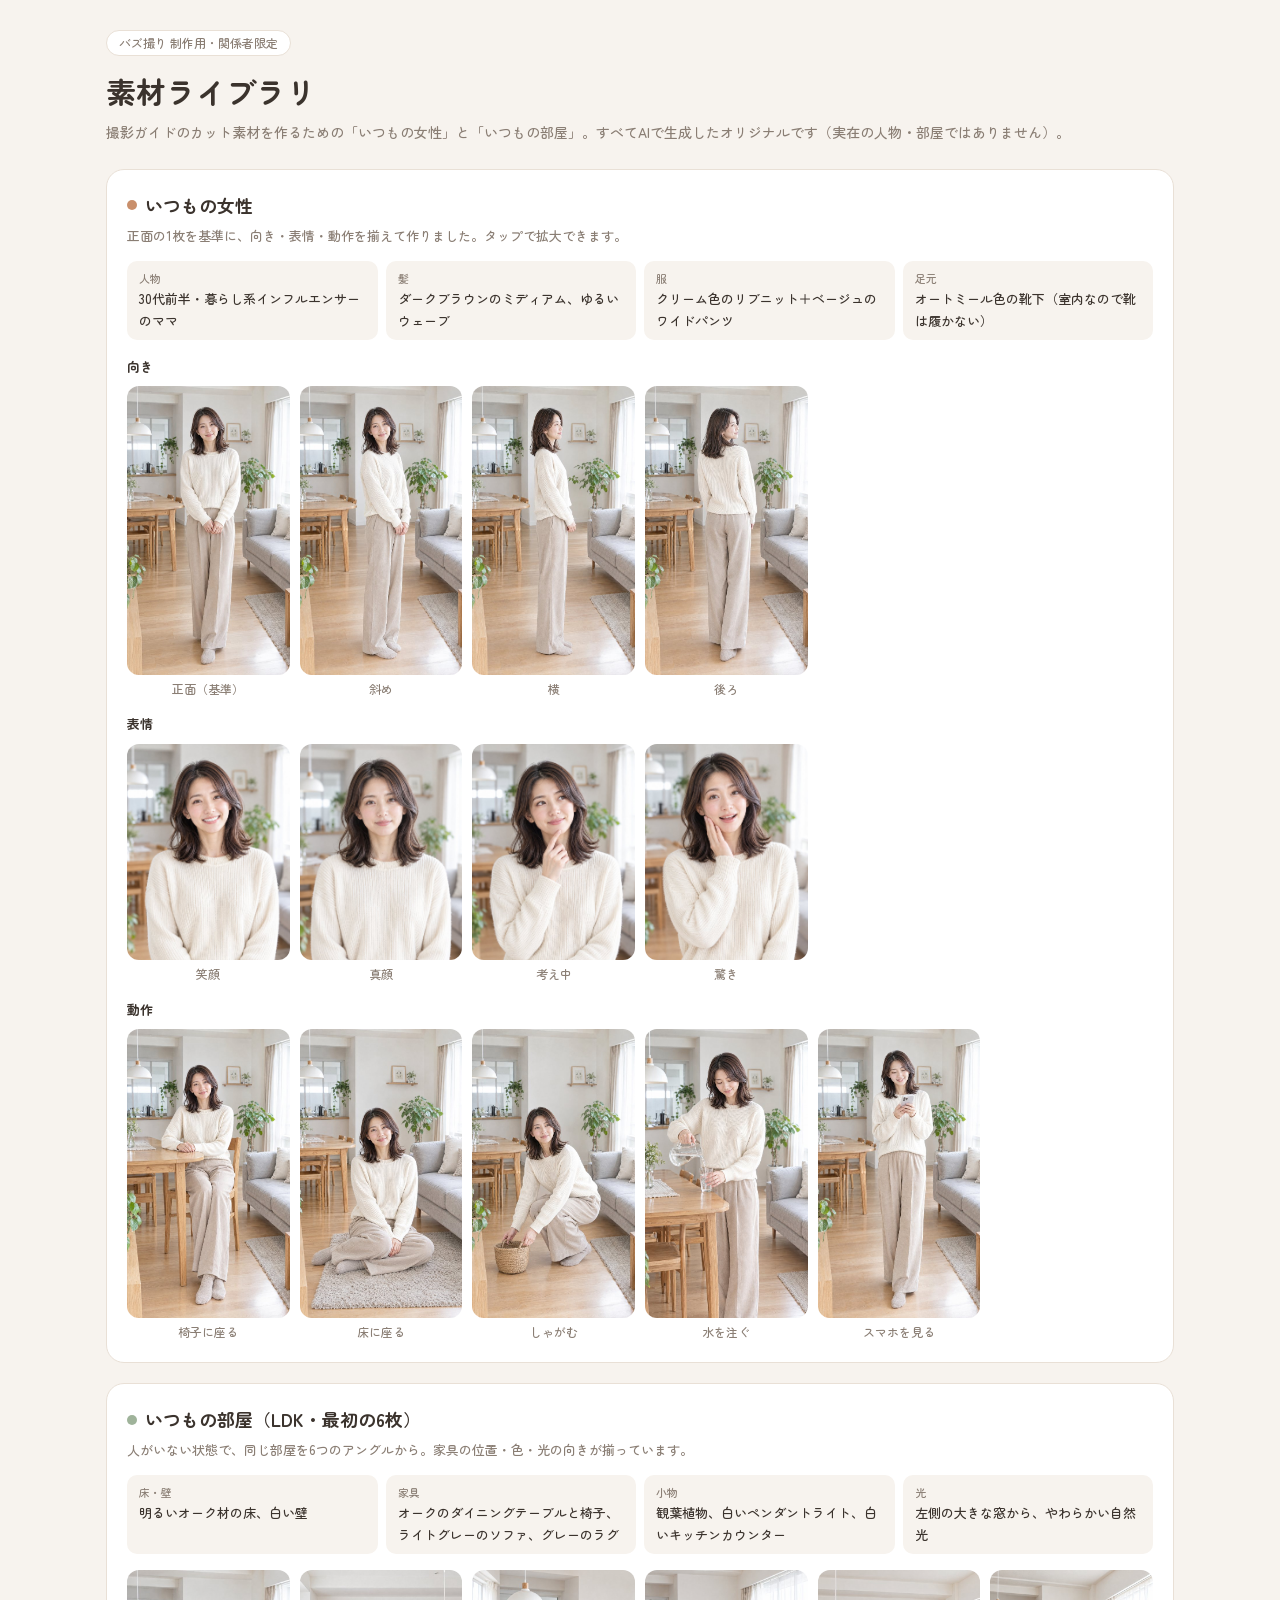
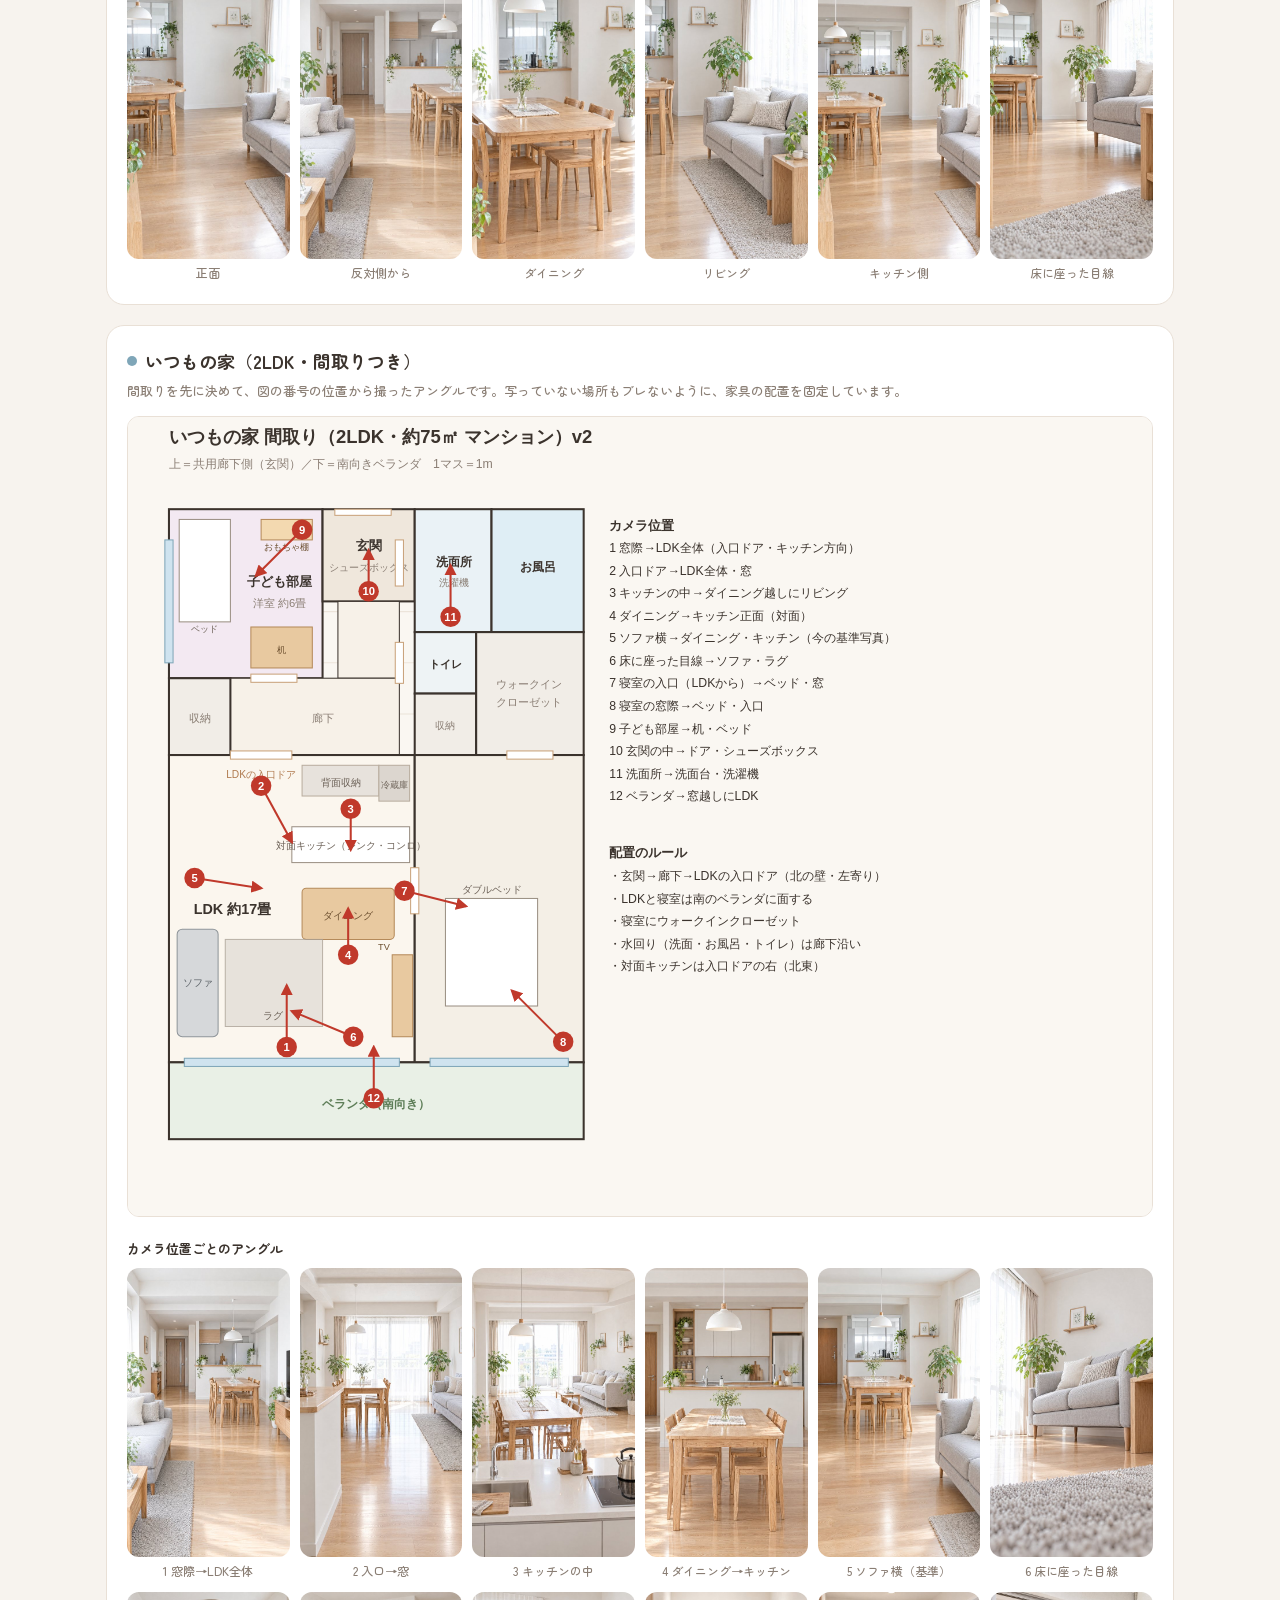
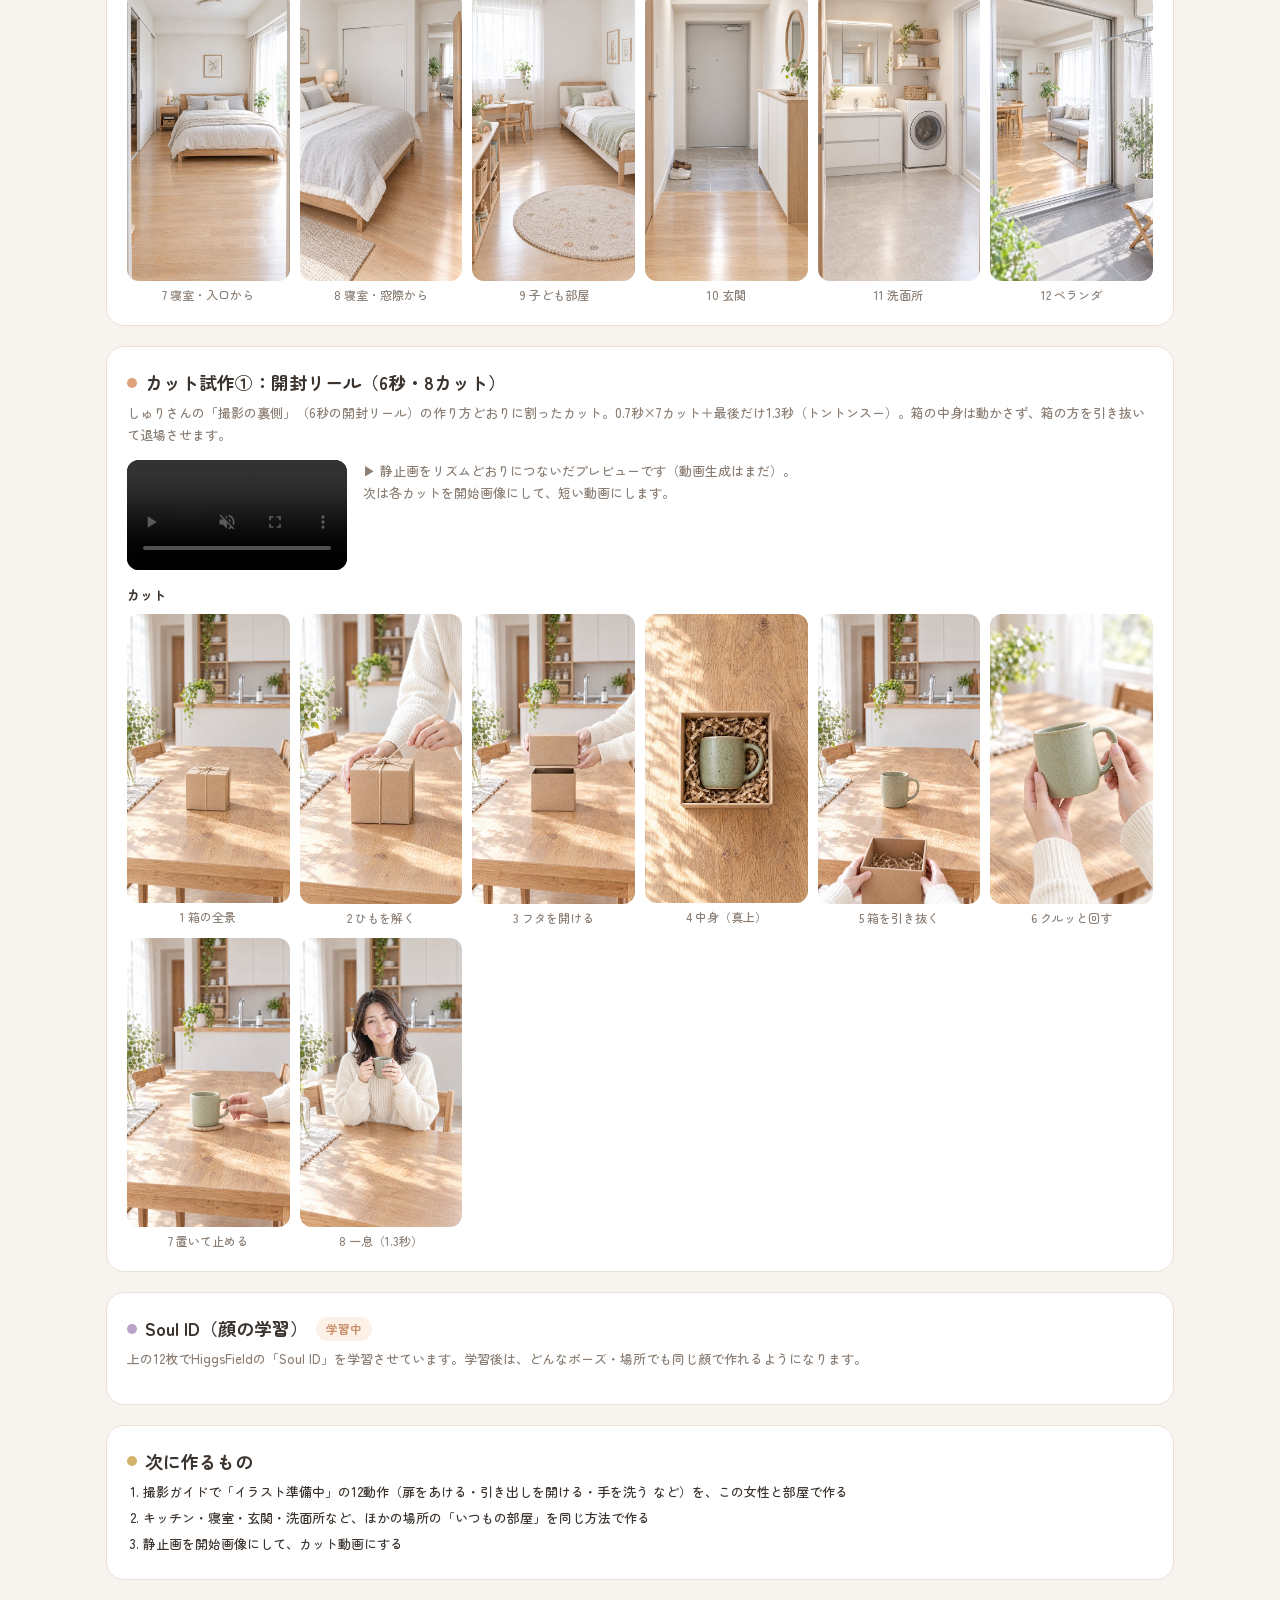
<file: refs/index.html>
<!doctype html>
<html lang="ja">
<head>
<meta charset="utf-8">
<meta name="viewport" content="width=device-width,initial-scale=1">
<meta name="robots" content="noindex,nofollow">
<title>バズ撮り 素材ライブラリ</title>
<link rel="stylesheet" href="../fonts/fonts.css">
<style>
:root{--bg:#f7f3ee;--card:#fff;--ink:#3b332d;--sub:#8a7e74;--line:#e9e0d6;--accent:#c98f6b;--sage:#9fb39a}
*{box-sizing:border-box}
body{margin:0;background:var(--bg);color:var(--ink);font-family:"Zen Maru Gothic","Hiragino Sans",sans-serif;line-height:1.7}
.wrap{max-width:1100px;margin:0 auto;padding:28px 16px 64px}
.badge{display:inline-block;font-size:12px;background:#fff;border:1px solid var(--line);border-radius:99px;padding:2px 12px;color:var(--sub)}
h1{font-size:clamp(22px,4vw,30px);margin:10px 0 4px}
.lead{color:var(--sub);margin:0 0 24px;font-size:14px}
section{background:var(--card);border:1px solid var(--line);border-radius:18px;padding:20px;margin-bottom:20px}
h2{font-size:18px;margin:0 0 4px;display:flex;align-items:center;gap:8px}
h2 .dot{width:10px;height:10px;border-radius:50%;background:var(--accent)}
.desc{color:var(--sub);font-size:13px;margin:0 0 14px}
.spec{display:grid;grid-template-columns:repeat(auto-fit,minmax(200px,1fr));gap:8px;margin:0 0 16px;padding:0;list-style:none}
.spec li{background:var(--bg);border-radius:10px;padding:8px 12px;font-size:13px}
.spec b{display:block;font-size:11px;color:var(--sub);font-weight:500}
.grid{display:grid;grid-template-columns:repeat(auto-fill,minmax(150px,1fr));gap:10px}
.grid figure{margin:0;cursor:zoom-in}
.grid img{width:100%;aspect-ratio:9/16;object-fit:cover;border-radius:12px;background:#eee;display:block}
.grid.sq img{aspect-ratio:3/4}
figcaption{font-size:12px;color:var(--sub);text-align:center;margin-top:4px}
.group{font-size:13px;font-weight:700;margin:14px 0 8px;color:var(--ink)}
.status{display:inline-block;font-size:12px;border-radius:99px;padding:2px 10px;background:#fdf0e6;color:var(--accent)}
.status.ok{background:#eaf2e8;color:#5d7d57}
#lb{position:fixed;inset:0;background:rgba(40,32,26,.88);display:none;align-items:center;justify-content:center;padding:16px;z-index:9}
#lb.on{display:flex}#lb img{max-width:100%;max-height:90vh;border-radius:12px}
#lb p{position:absolute;bottom:14px;left:0;right:0;text-align:center;color:#fff;font-size:14px;margin:0}
.how{font-size:13px;margin:0;padding-left:1.2em}
.how li{margin-bottom:4px}
code{background:var(--bg);border-radius:6px;padding:1px 6px;font-size:12px}
</style>
</head>
<body>
<div class="wrap">
  <span class="badge">バズ撮り 制作用・関係者限定</span>
  <h1>素材ライブラリ</h1>
  <p class="lead">撮影ガイドのカット素材を作るための「いつもの女性」と「いつもの部屋」。すべてAIで生成したオリジナルです（実在の人物・部屋ではありません）。</p>

  <section>
    <h2><span class="dot"></span>いつもの女性</h2>
    <p class="desc">正面の1枚を基準に、向き・表情・動作を揃えて作りました。タップで拡大できます。</p>
    <ul class="spec">
      <li><b>人物</b>30代前半・暮らし系インフルエンサーのママ</li>
      <li><b>髪</b>ダークブラウンのミディアム、ゆるいウェーブ</li>
      <li><b>服</b>クリーム色のリブニット＋ベージュのワイドパンツ</li>
      <li><b>足元</b>オートミール色の靴下（室内なので靴は履かない）</li>
    </ul>
    <div class="group">向き</div>
    <div class="grid" id="g-dir"></div>
    <div class="group">表情</div>
    <div class="grid sq" id="g-face"></div>
    <div class="group">動作</div>
    <div class="grid" id="g-act"></div>
  </section>

  <section>
    <h2><span class="dot" style="background:var(--sage)"></span>いつもの部屋（LDK・最初の6枚）</h2>
    <p class="desc">人がいない状態で、同じ部屋を6つのアングルから。家具の位置・色・光の向きが揃っています。</p>
    <ul class="spec">
      <li><b>床・壁</b>明るいオーク材の床、白い壁</li>
      <li><b>家具</b>オークのダイニングテーブルと椅子、ライトグレーのソファ、グレーのラグ</li>
      <li><b>小物</b>観葉植物、白いペンダントライト、白いキッチンカウンター</li>
      <li><b>光</b>左側の大きな窓から、やわらかい自然光</li>
    </ul>
    <div class="grid" id="g-room"></div>
  </section>

  <section>
    <h2><span class="dot" style="background:#7fa6b8"></span>いつもの家（2LDK・間取りつき）</h2>
    <p class="desc">間取りを先に決めて、図の番号の位置から撮ったアングルです。写っていない場所もブレないように、家具の配置を固定しています。</p>
    <a href="img/floorplan_house_v2.svg" target="_blank"><img src="img/floorplan_house_v2.svg" alt="間取り図" style="width:100%;border:1px solid var(--line);border-radius:12px;background:#fff"></a>
    <div class="group">カメラ位置ごとのアングル</div>
    <div class="grid" id="g-house"></div>
  </section>

  <section>
    <h2><span class="dot" style="background:#e0a17d"></span>カット試作①：開封リール（6秒・8カット）</h2>
    <p class="desc">しゅりさんの「撮影の裏側」（6秒の開封リール）の作り方どおりに割ったカット。0.7秒×7カット＋最後だけ1.3秒（トントンスー）。箱の中身は動かさず、箱の方を引き抜いて退場させます。</p>
    <div style="display:flex;gap:16px;flex-wrap:wrap;align-items:flex-start">
      <video src="img/unbox_preview.mp4" controls loop muted playsinline style="width:220px;border-radius:12px;background:#000"></video>
      <p class="desc" style="flex:1;min-width:200px;margin:0">▶ 静止画をリズムどおりにつないだプレビューです（動画生成はまだ）。<br>次は各カットを開始画像にして、短い動画にします。</p>
    </div>
    <div class="group">カット</div>
    <div class="grid" id="g-unbox"></div>
  </section>

  <section id="soul">
    <h2><span class="dot" style="background:#b9a3c9"></span>Soul ID（顔の学習） <span class="status" id="soul-status">学習中</span></h2>
    <p class="desc">上の12枚でHiggsFieldの「Soul ID」を学習させています。学習後は、どんなポーズ・場所でも同じ顔で作れるようになります。</p>
    <div class="grid" id="g-soul"></div>
  </section>

  <section>
    <h2><span class="dot" style="background:#d3b36b"></span>次に作るもの</h2>
    <ol class="how">
      <li>撮影ガイドで「イラスト準備中」の12動作（扉をあける・引き出しを開ける・手を洗う など）を、この女性と部屋で作る</li>
      <li>キッチン・寝室・玄関・洗面所など、ほかの場所の「いつもの部屋」を同じ方法で作る</li>
      <li>静止画を開始画像にして、カット動画にする</li>
    </ol>
  </section>
</div>
<div id="lb"><img alt=""><p></p></div>
<script>
const D={
 "g-dir":[["00_base_front","正面（基準）"],["01_threequarter","斜め"],["02_profile","横"],["03_back","後ろ"]],
 "g-face":[["04_laugh","笑顔"],["05_neutral","真顔"],["06_think","考え中"],["07_surprise","驚き"]],
 "g-act":[["08_sit_chair","椅子に座る"],["09_sit_floor","床に座る"],["10_crouch","しゃがむ"],["11_pour","水を注ぐ"],["12_phone","スマホを見る"]],
 "g-house":[["01_ldk_window_to_north","1 窓際→LDK全体"],["02_ldk_door_to_window","2 入口→窓"],["03_kitchen_inside","3 キッチンの中"],["04_dining_to_kitchen","4 ダイニング→キッチン"],["05_sofa_side_to_east","5 ソファ横（基準）"],["06_floor_low_sofa","6 床に座った目線"],["07_bedroom_door","7 寝室・入口から"],["08_bedroom_window","8 寝室・窓際から"],["09_kidsroom","9 子ども部屋"],["10_genkan","10 玄関"],["11_washroom","11 洗面所"],["12_balcony","12 ベランダ"]],
 "g-unbox":[["c1_box","1 箱の全景"],["c2_twine","2 ひもを解く"],["c3_lid","3 フタを開ける"],["c4_topdown","4 中身（真上）"],["c5_boxaway","5 箱を引き抜く"],["c6_turn","6 クルッと回す"],["c7_setdown","7 置いて止める"],["c8_smile","8 一息（1.3秒）"]],
 "g-room":[["01_front","正面"],["02_reverse","反対側から"],["03_dining","ダイニング"],["04_living","リビング"],["05_kitchen","キッチン側"],["06_lowangle","床に座った目線"]]
};
const SOUL=window.SOUL||[];
function fig(src,cap){return `<figure data-src="${src}" data-cap="${cap}"><img loading="lazy" src="${src}" alt="${cap}"><figcaption>${cap}</figcaption></figure>`}
for(const [id,list] of Object.entries(D)){
  const sub=id==="g-room"?"room_ldk":id==="g-house"?"house_v2":id==="g-unbox"?"unbox":"set_v1";
  document.getElementById(id).innerHTML=list.map(([f,c])=>fig(`img/${sub}__${f}.jpg`,c)).join("");
}
if(SOUL.length){document.getElementById("g-soul").innerHTML=SOUL.map(([f,c])=>fig(`img/${f}.jpg`,c)).join("");const s=document.getElementById("soul-status");s.textContent="学習済み";s.classList.add("ok")}
const lb=document.getElementById("lb");
document.addEventListener("click",e=>{const f=e.target.closest("figure");if(f){lb.querySelector("img").src=f.dataset.src;lb.querySelector("p").textContent=f.dataset.cap;lb.classList.add("on")}else if(e.target.closest("#lb"))lb.classList.remove("on")});
</script>
</body>
</html>
</file>
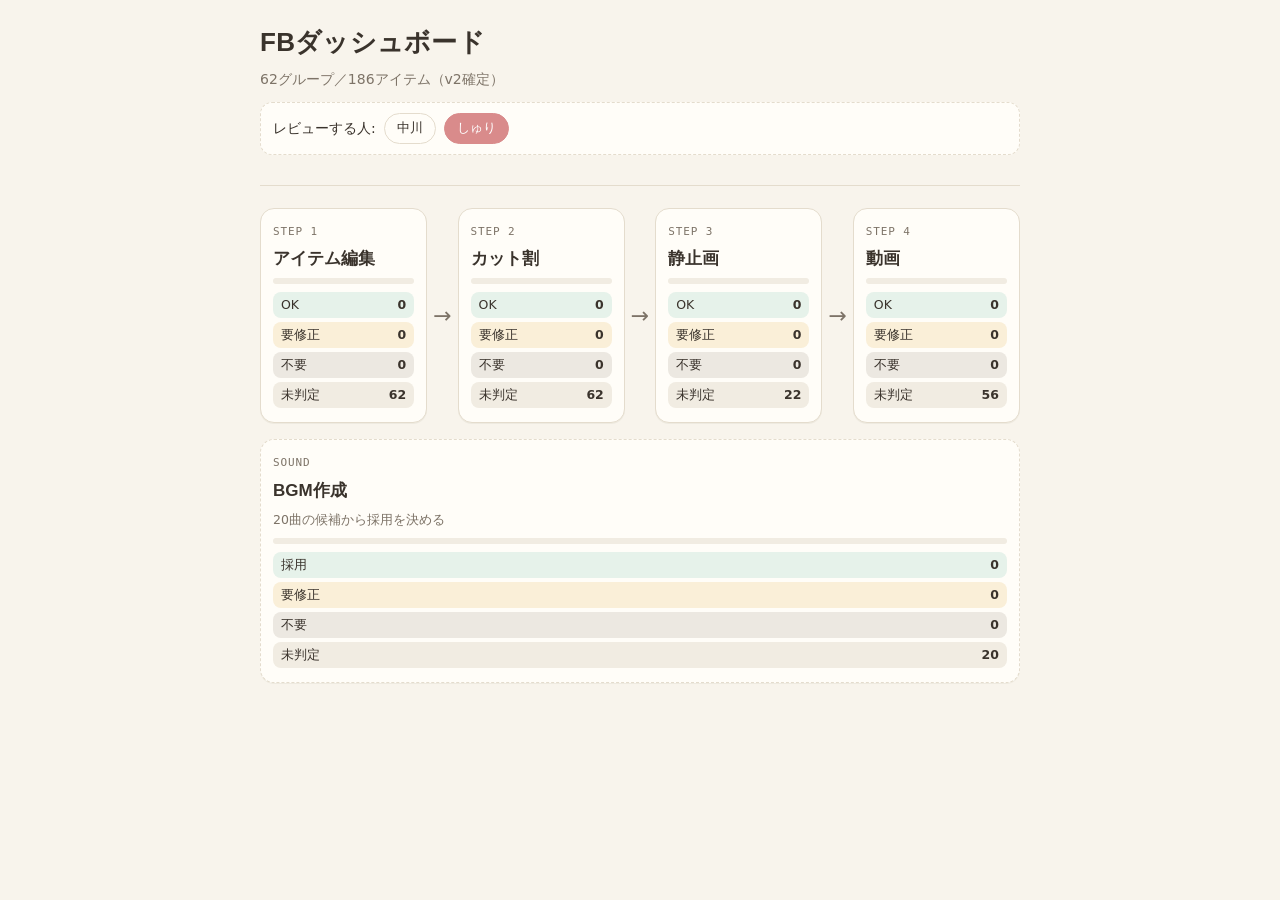
<file: review/index.html>
<!DOCTYPE html>
<html lang="ja">
<head>
<meta charset="utf-8">
<meta name="viewport" content="width=device-width,initial-scale=1,viewport-fit=cover">
<meta name="robots" content="noindex,nofollow">
<title>FBダッシュボード</title>
<style>
/* ライトモード固定。トップ=工程フロー（アイテム編集→カット割→静止画→動画）。各工程=場所タブ＋グループカード。判定は Supabase buzzdori_feedback（page=review:<工程>:<gid>）に追記し、最新行を採用 */
:root{
  --bg:#f8f4ec; --paper:#fffdf8; --fg:#3a332c; --muted:#7d7367; --line:#e4dccd;
  --accent:#d98b8b; --accent-ink:#8a3f3f; --ok:#6fa884; --ok-bg:#e6f2ea; --fix:#d9a24a; --fix-bg:#faefd8; --drop:#9a948c; --drop-bg:#ecE8e1;
  --chip:#f1ece2; --chip-fg:#4a4238; --shadow:0 1px 0 rgba(90,70,40,.06);
  --display:"Hiragino Maru Gothic ProN","Hiragino Sans","Hiragino Kaku Gothic ProN",sans-serif;
  --body:"Hiragino Sans","Hiragino Kaku Gothic ProN",system-ui,sans-serif;
}
*{box-sizing:border-box}
html,body{margin:0}
body{background:var(--bg);color:var(--fg);font-family:var(--body);font-size:15px;line-height:1.6;padding-left:max(16px,env(safe-area-inset-left,0px));padding-right:max(16px,env(safe-area-inset-right,0px));padding-block:0 48px}
.wrap{max-width:760px;margin:0 auto}
header{padding-block:22px 10px}
.crumb{font-size:13px;color:var(--muted);margin:0 0 6px}
.crumb a{color:var(--accent-ink);text-decoration:none}
h1{font-family:var(--display);font-weight:700;font-size:26px;margin:0 0 4px;letter-spacing:.01em}
.lead{color:var(--muted);margin:0;font-size:14px}
.who{display:flex;gap:8px;align-items:center;margin-top:12px;font-size:14px;color:var(--fg);flex-wrap:wrap;padding:10px 12px;border:1px dashed var(--line);border-radius:12px;background:var(--paper)}
.who.unset{border-color:var(--fix);background:var(--fix-bg)}
.who.flash{outline:3px solid var(--fix);outline-offset:2px}
#toast{position:fixed;left:50%;bottom:24px;transform:translateX(-50%) translateY(20px);background:#3a332c;color:#fff;padding:10px 16px;border-radius:999px;font-size:14px;opacity:0;pointer-events:none;transition:.2s;z-index:20;max-width:90vw;text-align:center}
#toast.on{opacity:1;transform:translateX(-50%)}
.who button{border:1px solid var(--line);background:var(--paper);color:var(--fg);border-radius:999px;padding:4px 12px;font:inherit;font-size:13px;cursor:pointer}
.who button[aria-pressed="true"]{background:var(--accent);border-color:var(--accent);color:#fff}
.sum{display:flex;flex-wrap:wrap;gap:8px;margin-top:14px}
.pill{display:inline-flex;align-items:center;gap:6px;padding:4px 11px;border-radius:999px;font-size:13px;background:var(--chip);color:var(--chip-fg);font-variant-numeric:tabular-nums}
.pill b{font-weight:700}
.pill.ok{background:var(--ok-bg)} .pill.fix{background:var(--fix-bg)} .pill.drop{background:var(--drop-bg)}
.note{margin-top:12px;padding:10px 12px;border-radius:10px;background:var(--fix-bg);font-size:13px}
.extras{margin-top:16px;display:flex}
.step.extra{flex:1 1 auto;border-style:dashed}
.step .sub{margin:0;font-size:12.5px;color:var(--muted)}
.card.bgm .meta{font-size:12px;color:var(--muted)}
.card.bgm audio{width:100%;max-width:100%}
.bgmlist{grid-template-columns:repeat(auto-fill,minmax(min(320px,100%),1fr))}
.flow{display:flex;align-items:stretch;gap:6px;margin-top:22px}
.flow .arrow{align-self:center;color:var(--muted);font-size:22px;flex:none;line-height:1}
.step{flex:1 1 0;min-width:0;display:flex;flex-direction:column;gap:8px;background:var(--paper);border:1px solid var(--line);border-radius:14px;padding:14px 12px;text-decoration:none;color:var(--fg);box-shadow:var(--shadow)}
.step:hover{border-color:var(--accent)}
.step .no{font-family:ui-monospace,Menlo,monospace;font-size:11px;color:var(--muted);letter-spacing:.08em}
.step h2{font-family:var(--display);font-size:17px;margin:0;line-height:1.3}
.step .prog{display:grid;gap:4px;margin-top:auto}
.step .prog span{display:flex;justify-content:space-between;font-size:12.5px;padding:3px 8px;border-radius:8px;background:var(--chip);font-variant-numeric:tabular-nums}
.step .prog span.ok{background:var(--ok-bg)} .step .prog span.fix{background:var(--fix-bg)} .step .prog span.drop{background:var(--drop-bg)}
.step .bar{height:6px;border-radius:999px;background:var(--chip);overflow:hidden;display:flex}
.step .bar i{display:block;height:100%} .step .bar .ok{background:var(--ok)} .step .bar .fix{background:var(--fix)} .step .bar .drop{background:var(--drop)}
@media (max-width:560px){.flow{flex-direction:column}.flow .arrow{transform:rotate(90deg);align-self:center}}
.tabs{position:sticky;top:0;z-index:5;background:var(--bg);padding-block:10px;display:flex;gap:6px;overflow-x:auto;scrollbar-width:none;border-bottom:1px solid var(--line)}
.tabs::-webkit-scrollbar{display:none}
.tab{flex:none;border:1px solid var(--line);background:var(--paper);color:var(--fg);border-radius:999px;padding:6px 12px;font:inherit;font-size:13px;cursor:pointer}
.tab[aria-selected="true"]{background:var(--accent);border-color:var(--accent);color:#fff}
.tab:focus-visible,.seg button:focus-visible,.chipi:focus-visible,textarea:focus-visible,.step:focus-visible,.who button:focus-visible{outline:2px solid var(--accent);outline-offset:2px}
section.place{padding-block:18px 6px}
section.place>h2{font-family:var(--display);font-size:19px;margin:0 0 10px;display:flex;align-items:baseline;gap:10px}
section.place>h2 small{font-family:var(--body);font-weight:400;color:var(--muted);font-size:13px}
.cards{display:grid;gap:12px}
.card{background:var(--paper);border:1px solid var(--line);border-radius:14px;padding:14px 16px;box-shadow:var(--shadow);display:grid;gap:10px;min-width:0}
.card[data-status="ok"]{border-color:var(--ok)} .card[data-status="fix"]{border-color:var(--fix)} .card[data-status="drop"]{opacity:.62}
.head{display:flex;flex-wrap:wrap;align-items:center;gap:8px}
.gid{font-family:ui-monospace,Menlo,monospace;font-size:12px;color:var(--muted);letter-spacing:.04em}
.gname{font-family:var(--display);font-weight:700;font-size:17px;margin:0}
.reuse{font-size:11px;padding:2px 8px;border-radius:999px;background:var(--ok-bg);color:var(--ok);border:1px solid var(--ok)}
.motion{margin:0;font-size:14px}
.motion span{color:var(--muted);font-size:12px;margin-right:6px;letter-spacing:.06em}
.why{margin:0;font-size:12.5px;color:var(--muted)}
.chips{display:flex;flex-wrap:wrap;gap:6px}
.chipi{border:1px solid var(--line);background:var(--chip);color:var(--chip-fg);border-radius:999px;padding:4px 11px;font:inherit;font-size:13.5px;cursor:pointer;line-height:1.3}
.chipi[aria-pressed="true"]{text-decoration:line-through;color:var(--muted);background:transparent}
.cuts{display:grid;grid-template-columns:repeat(auto-fit,minmax(150px,1fr));gap:8px}
.card.media .cuts{grid-template-columns:repeat(auto-fill,minmax(min(150px,100%),1fr));gap:10px}
.uctl{display:grid;gap:6px;margin-top:8px}
.uctl[data-status="ok"] textarea{border-color:var(--ok)} .uctl[data-status="fix"] textarea{border-color:var(--fix)}
.seg.sm button{padding:5px 9px;font-size:12.5px}
.uctl textarea{min-height:84px;font-size:13px}
.cut{border:1px dashed var(--line);border-radius:10px;padding:8px 10px;min-width:0}
.cut .n{font-family:ui-monospace,Menlo,monospace;font-size:11px;color:var(--muted);letter-spacing:.06em}
.cut .a{display:inline-block;font-size:11px;padding:1px 7px;border-radius:999px;background:var(--chip);margin:2px 0 4px}
.cut .t{font-size:13.5px;margin:0}
.slot{aspect-ratio:9/16;width:100%;border:1px dashed var(--line);border-radius:10px;display:grid;place-items:center;color:var(--muted);font-size:12px;background:var(--chip);margin-top:6px;overflow:hidden}
.slot img,.slot video{width:100%;height:100%;object-fit:contain;background:#111;display:block}
.ctl{display:flex;flex-wrap:wrap;align-items:center;gap:8px}
.seg{display:inline-flex;border:1px solid var(--line);border-radius:10px;overflow:hidden}
.seg button{border:0;background:transparent;color:var(--fg);font:inherit;font-size:13px;padding:6px 12px;cursor:pointer;border-right:1px solid var(--line)}
.seg button:last-child{border-right:0}
.seg button[aria-pressed="true"]{font-weight:700;color:#fff}
.seg button[data-v="ok"][aria-pressed="true"]{background:var(--ok)}
.seg button[data-v="fix"][aria-pressed="true"]{background:var(--fix)}
.seg button[data-v="drop"][aria-pressed="true"]{background:var(--drop)}
.saved{font-size:12px;color:var(--muted);min-width:4em}
.by{font-size:11px;color:var(--muted)}
textarea{width:100%;min-width:0;border:1px solid var(--line);background:transparent;color:var(--fg);border-radius:10px;padding:8px 10px;font:inherit;font-size:14px;resize:vertical;min-height:120px}
textarea::placeholder{color:var(--muted)}
footer{padding-block:26px 0;font-size:12.5px;color:var(--muted)}
</style>
</head>
<body>
<div class="wrap">
<header id="hdr"></header>
<nav class="tabs" id="tabs" role="tablist" aria-label="場所" hidden></nav>
<main id="main"><p class="lead">読み込み中…</p></main>
<footer id="foot"></footer>
</div>
<script>
const SUPABASE_URL = "https://frpssjxodattcatzahjy.supabase.co";
const SUPABASE_KEY = "eyJhbGciOiJIUzI1NiIsInR5cCI6IkpXVCJ9.eyJpc3MiOiJzdXBhYmFzZSIsInJlZiI6ImZycHNzanhvZGF0dGNhdHphaGp5Iiwicm9sZSI6ImFub24iLCJpYXQiOjE3ODY5NjIxMzcsImV4cCI6MjEwMjUzODEzN30.ibnJYLsRgDl1-2KAqRx2JDd1DsrinK7OkoEudzmWX8M";
const TABLE = "buzzdori_feedback";          // 既存テーブル (page, body, created_at)。page = review:<stage>:<gid>、body = JSON
const STAGES = {
  items:  {no:'1', title:'アイテム編集', desc:'家の中にあるもの候補。グループ（＝1本の動画で代表する括り）ごとに OK／要修正／不要。アイテム名タップで外す', ph:'コメント（分け方・足したいもの・動画の動きなど）'},
  cuts:   {no:'2', title:'カット割', desc:'グループごとのカット案（固定カメラ・カットごとに別撮り・3カット基本）。OKになったものから静止画→動画へ進む', ph:'修正指示（アングル・動き・カット数・順番など）'},
  stills: {no:'3', title:'静止画', desc:'各カットの構図確認用の静止画（Higgsfield生成）。1枚ずつ OK／要修正／不要とコメント。OKの静止画から動画化する', ph:'修正指示（構図・背景・モノの見え方など）'},
  bgm:    {no:'BGM', title:'BGM作成', extra:true, desc:'動画のBGM候補（Audio Studio で生成・小節ぴったりでループ）。1曲ずつ聴いて、採用ならOK、手直しなら要修正（どう変えたいか）、使わないなら不要', ph:'コメント（雰囲気・テンポ・楽器・使いたい場面など）'},
  videos: {no:'4', title:'動画', desc:'カットごとの実写風サンプル動画（Higgsfield生成）。1本ずつ OK／要修正／不要とコメント。OKでアプリに掲載', ph:'修正指示（動き・速さ・つなぎなど）'},
};
const STATUS = {ok:"OK", fix:"要修正", drop:"不要"};
let DATA = null; const state = {items:{}, cuts:{}, stills:{}, videos:{}, bgm:{}};
let who = 'しゅり'; try { who = localStorage.getItem('bz_who') || 'しゅり'; } catch {}
const $ = (s, r=document) => r.querySelector(s);
const el = (t, a={}, ...k) => { const e=document.createElement(t); for (const [n,v] of Object.entries(a)) { if (n==='text') e.textContent=v; else if (n==='html') e.innerHTML=v; else e.setAttribute(n,v);} for (const c of k) e.append(c); return e; };
const route = () => { const h=(location.hash||'').replace('#',''); return STAGES[h] ? h : 'top'; };
function toast(msg){ let t=document.getElementById('toast'); if(!t){ t=el('div',{id:'toast',role:'status'}); document.body.append(t);} t.textContent=msg; t.classList.add('on'); clearTimeout(toast._t); toast._t=setTimeout(()=>t.classList.remove('on'),2600); }
function needWho(){ if (who) return false; toast('先に上の「レビューする人」で名前を選んでください'); const w=document.querySelector('.who'); if (w){ w.scrollIntoView({behavior:'smooth',block:'center'}); w.classList.add('flash'); setTimeout(()=>w.classList.remove('flash'),1600);} return true; }
const MEDIA = {stills:'枚', videos:'本'};
const unitKeys = (key) => key==='bgm' ? (DATA.bgm||[]).map(b=>b.id) : MEDIA[key] ? DATA.groups.flatMap(g => (g[key]||[]).map((m,i)=> m ? `${g.id}_c${i+1}` : null).filter(Boolean)) : DATA.groups.map(g=>g.id);
const counts = (key) => { const ks = unitKeys(key); const n = v => ks.filter(k => (state[key][k]||{}).status===v).length; return {ok:n('ok'), fix:n('fix'), drop:n('drop'), total:ks.length}; };
const H = {apikey:SUPABASE_KEY, Authorization:'Bearer '+SUPABASE_KEY, 'Content-Type':'application/json'};

async function loadFeedback(){
  const r = await fetch(`${SUPABASE_URL}/rest/v1/${TABLE}?select=page,body,created_at&page=like.review:*&order=created_at.asc&limit=5000`, {headers:H});
  if (!r.ok) throw new Error('feedback load '+r.status);
  for (const row of await r.json()){
    const m = /^review:(\w+):(.+)$/.exec(row.page); if (!m || !state[m[1]]) continue;
    let b={}; try { b = JSON.parse(row.body)||{}; } catch {}
    state[m[1]][m[2]] = {status:b.status||'', comment:b.comment||'', dropped:Array.isArray(b.dropped)?b.dropped:[], by:b.by||'', at:row.created_at};
  }
}
const pending = {};
async function save(stage, gid, patch){
  const cur = state[stage][gid] = Object.assign({status:'',comment:'',dropped:[]}, state[stage][gid]||{}, patch, {by: who, at: new Date().toISOString()});
  summary(); const ind=$('#s-'+gid); const k=stage+':'+gid;
  pending[k] = (pending[k]||Promise.resolve()).then(async()=>{
    if (ind) ind.textContent='保存中…';
    try {
      const r = await fetch(`${SUPABASE_URL}/rest/v1/${TABLE}`, {method:'POST', headers:{...H, Prefer:'return=minimal'}, body: JSON.stringify({page:'review:'+k, body: JSON.stringify({status:cur.status, comment:cur.comment, dropped:cur.dropped, by:who})})});
      if (!r.ok) throw new Error(r.status);
      if (ind) ind.textContent='保存済み';
    } catch(e){ if (ind) ind.textContent='保存できません（通信）'; console.error(e); }
  });
}
function render(){
  const r = route(); const hdr=$('#hdr'), main=$('#main'), tabs=$('#tabs'), foot=$('#foot');
  hdr.textContent=''; main.textContent=''; tabs.textContent=''; tabs.hidden = (r==='top');
  const whoBar = el('div',{class:'who'+(who?'':' unset')}, el('span',{text: who ? 'レビューする人:' : 'まず選んでください → レビューする人:'}));
  for (const n of ['中川','しゅり']) { const b=el('button',{type:'button','aria-pressed':String(who===n),text:n}); b.addEventListener('click',()=>{ who=n; try{localStorage.setItem('bz_who',n);}catch{}; render(); }); whoBar.append(b); }
  if (r==='top'){
    hdr.append(el('h1',{text:'FBダッシュボード'}), el('p',{class:'lead',text:`${DATA.groups.length}グループ／${DATA.itemCount}アイテム（${DATA.version}）`}), whoBar);
    const flow = el('div',{class:'flow'}); const keys = Object.keys(STAGES).filter(k=>!STAGES[k].extra);
    keys.forEach((k, i) => {
      const s = STAGES[k], c = counts(k), rest = c.total-c.ok-c.fix-c.drop;
      const a = el('a',{class:'step',href:'#'+k}, el('div',{class:'no',text:'STEP '+s.no}), el('h2',{text:s.title}));
      const bar = el('div',{class:'bar'}); for (const [v,n] of [['ok',c.ok],['fix',c.fix],['drop',c.drop]]) if (n) bar.append(el('i',{class:v,style:`width:${c.total? n/c.total*100 : 0}%`}));
      a.append(bar, el('div',{class:'prog'}, el('span',{class:'ok',html:`OK<b>${c.ok}</b>`}), el('span',{class:'fix',html:`要修正<b>${c.fix}</b>`}), el('span',{class:'drop',html:`不要<b>${c.drop}</b>`}), el('span',{html:`未判定<b>${rest}</b>`})));
      flow.append(a); if (i < keys.length-1) flow.append(el('div',{class:'arrow','aria-hidden':'true',text:'→'}));
    });
    main.append(flow);
    for (const k of Object.keys(STAGES).filter(k=>STAGES[k].extra)){
      const s = STAGES[k], c = counts(k), rest = c.total-c.ok-c.fix-c.drop;
      const a = el('a',{class:'step extra',href:'#'+k}, el('div',{class:'no',text:'SOUND'}), el('h2',{text:s.title}), el('p',{class:'sub',text:`${c.total}曲の候補から採用を決める`}));
      const bar = el('div',{class:'bar'}); for (const [v,n] of [['ok',c.ok],['fix',c.fix],['drop',c.drop]]) if (n) bar.append(el('i',{class:v,style:`width:${c.total? n/c.total*100 : 0}%`}));
      a.append(bar, el('div',{class:'prog'}, el('span',{class:'ok',html:`採用<b>${c.ok}</b>`}), el('span',{class:'fix',html:`要修正<b>${c.fix}</b>`}), el('span',{class:'drop',html:`不要<b>${c.drop}</b>`}), el('span',{html:`未判定<b>${rest}</b>`})));
      main.append(el('div',{class:'extras'}, a));
    }
    foot.textContent='';
    return;
  }
  const s = STAGES[r];
  if (r==='bgm'){
    tabs.hidden = true;
    hdr.append(el('p',{class:'crumb',html:'<a href="#">FBダッシュボード</a> › BGM作成'}), el('h1',{text:s.title}), el('p',{class:'lead',text:s.desc}), whoBar, el('div',{class:'sum',id:'sum'}));
    const list = el('div',{class:'cards bgmlist'});
    for (const b of (DATA.bgm||[])){
      const st = state.bgm[b.id] || {};
      const c = el('article',{class:'card bgm',id:'g-'+b.id});
      c.append(el('div',{class:'head'}, el('span',{class:'gid',text:b.id}), el('h3',{class:'gname',text:b.title}), el('span',{class:'meta',text:`${b.bpm} BPM・${b.bars}小節・${Math.round(b.seconds)}秒ループ`})));
      const au = el('audio',{controls:'',loop:'',preload:'none',src:b.file});
      au.addEventListener('play',()=>{ for (const o of document.querySelectorAll('audio')) if (o!==au) o.pause(); });
      c.append(au, unitCtl('bgm', b.id));
      list.append(c);
    }
    if (!(DATA.bgm||[]).length) main.append(el('p',{class:'lead',text:'BGMの候補はまだありません。'}));
    main.append(list);
    foot.textContent = '再生ボタンでループ再生します（他の曲を再生すると前の曲は止まります）。音量はすべて動画向け（-16 LUFS）にそろえてあります。';
    summary(); return;
  }
  hdr.append(el('p',{class:'crumb',html:'<a href="#">FBダッシュボード</a> › STEP '+s.no}), el('h1',{text:s.title}), el('p',{class:'lead',text:s.desc}), whoBar, el('div',{class:'sum',id:'sum'}));
  if (!who) hdr.append(el('div',{class:'note',text:'先に「レビューする人」を選んでください（誰の判定か記録されます）。'}));
  tabs.append(el('button',{class:'tab',role:'tab','aria-selected':'true',text:'すべて','data-p':'all'}));
  for (const p of DATA.places) tabs.append(el('button',{class:'tab',role:'tab','aria-selected':'false',text:p.name,'data-p':p.id}));
  for (const p of DATA.places){
    const gs = DATA.groups.filter(g=>g.place===p.id && (!MEDIA[r] || (g[r]||[]).some(Boolean)));
    if (MEDIA[r] && !gs.length) continue;
    const sec = el('section',{class:'place',id:'p-'+p.id});
    const nm = MEDIA[r] ? gs.reduce((a,g)=>a+(g[r]||[]).filter(Boolean).length,0) : 0;
    sec.append(el('h2',{}, p.name, el('small',{text: MEDIA[r] ? `${nm}${MEDIA[r]}（${gs.length}グループ）` : `${gs.length}グループ`})));
    const cards = el('div',{class:'cards'}); for (const g of gs) cards.append(card(r, g)); sec.append(cards); main.append(sec);
  }
  if (MEDIA[r] && !unitKeys(r).length) main.append(el('p',{class:'lead',text:'まだ生成された'+(r==='stills'?'静止画':'動画')+'はありません。'}));
  foot.textContent = r==='items' ? '流用＝buzz-dori サイトの既存サンプルを使えるグループ。' : 'アングル略号: 寄り=手元・モノのアップ／中=腰上／引き=部屋・棚の全体／俯瞰=真上／横=真横。';
  summary();
}
function card(stage, g){
  const st = state[stage][g.id] || {};
  const c = el('article',{class:'card',id:'g-'+g.id,'data-status':st.status||''});
  const head = el('div',{class:'head'}, el('span',{class:'gid',text:g.id}), el('h3',{class:'gname',text:g.name}));
  if (g.reuse) head.append(el('span',{class:'reuse',text:'流用: '+g.reuse}));
  c.append(head);
  if (stage==='items'){
    c.append(el('p',{class:'motion'}, el('span',{text:'代表の動き'}), g.motion), el('p',{class:'why',text:g.why}));
    const chips = el('div',{class:'chips'});
    for (const it of g.items){ const b=el('button',{class:'chipi',type:'button','aria-pressed':String((st.dropped||[]).includes(it)),text:it}); b.addEventListener('click',()=>{ if(needWho()) return; const cur=new Set(state[stage][g.id]?.dropped||[]); cur.has(it)?cur.delete(it):cur.add(it); b.setAttribute('aria-pressed',String(cur.has(it))); save(stage,g.id,{dropped:[...cur]}); }); chips.append(b); }
    c.append(chips);
  } else {
    c.append(el('p',{class:'why',text:'アイテム: '+g.items.join('、')}));
    const cuts = el('div',{class:'cuts'});
    const list = (g.cuts && g.cuts.length) ? g.cuts : [{angle:'', text: g.reuse ? `既存サンプル「${g.reuse}」を流用` : '（カット案なし）'}];
    list.forEach((cu, i) => {
      const box = el('div',{class:'cut'}, el('div',{class:'n',text: cu.angle ? 'CUT '+(i+1) : 'CUTS'}));
      if (cu.angle) box.append(el('span',{class:'a',text:cu.angle}));
      box.append(el('p',{class:'t',text:cu.text}));
      if (stage==='stills' || stage==='videos'){
        const m = (stage==='stills' ? (g.stills||[]) : (g.videos||[]))[i];
        const slot = el('div',{class:'slot'});
        if (m && stage==='stills') slot.append(el('img',{src:m,alt:`${g.name} カット${i+1}`,loading:'lazy'}));
        else if (m) slot.append(el('video',{src:m,muted:'',loop:'',playsinline:'',controls:'',preload:'metadata'}));
        else slot.textContent = cu.angle ? '未生成' : '流用';
        box.append(slot);
        if (m) box.append(unitCtl(stage, `${g.id}_c${i+1}`));
      }
      cuts.append(box);
    });
    c.append(cuts);
    if (MEDIA[stage]) { c.classList.add('media'); return c; }
  }
  const seg = el('div',{class:'seg',role:'group','aria-label':'判定'});
  for (const [v,label] of Object.entries(STATUS)){ const b=el('button',{type:'button','data-v':v,'aria-pressed':String(st.status===v),text:label}); b.addEventListener('click',()=>{ if(needWho()) return; const nv = state[stage][g.id]?.status===v ? '' : v; for (const x of seg.children) x.setAttribute('aria-pressed',String(x.dataset.v===nv)); c.dataset.status=nv; save(stage,g.id,{status:nv}); }); seg.append(b); }
  const by = st.by ? el('span',{class:'by',text:`${st.by}・${(st.at||'').slice(5,16).replace('T',' ')}`}) : el('span',{class:'by'});
  c.append(el('div',{class:'ctl'}, seg, el('span',{class:'saved',id:'s-'+g.id,text:''}), by));
  const ta = el('textarea',{id:'c-'+g.id,rows:'4',placeholder:STAGES[stage].ph}); ta.value = st.comment||'';
  let t; ta.addEventListener('input',()=>{ if(needWho()) return; clearTimeout(t); t=setTimeout(()=>save(stage,g.id,{comment:ta.value}),700); });
  c.append(ta);
  return c;
}
function unitCtl(stage, key){
  const st = state[stage][key] || {}; const w = el('div',{class:'uctl','data-status':st.status||''});
  const seg = el('div',{class:'seg sm',role:'group','aria-label':'判定'});
  for (const [v,label] of Object.entries(STATUS)){ const b=el('button',{type:'button','data-v':v,'aria-pressed':String(st.status===v),text:label}); b.addEventListener('click',()=>{ if(needWho()) return; const nv = state[stage][key]?.status===v ? '' : v; for (const x of seg.children) x.setAttribute('aria-pressed',String(x.dataset.v===nv)); w.dataset.status=nv; save(stage,key,{status:nv}); }); seg.append(b); }
  w.append(seg, el('span',{class:'saved',id:'s-'+key,text: st.by ? `${st.by}・${(st.at||'').slice(5,16).replace('T',' ')}` : ''}));
  const ta = el('textarea',{id:'c-'+key,rows:'3',placeholder:STAGES[stage].ph}); ta.value = st.comment||'';
  let t; ta.addEventListener('input',()=>{ if(needWho()) return; clearTimeout(t); t=setTimeout(()=>save(stage,key,{comment:ta.value}),700); });
  w.append(ta); return w;
}
function summary(){
  const r=route(); if (r==='top') return; const s=$('#sum'); if(!s) return; s.textContent='';
  const c=counts(r);
  const dropped = r==='items' ? Object.values(state.items).reduce((a,x)=>a+(x.dropped||[]).length,0) : 0;
  s.append(el('span',{class:'pill',html: r==='bgm' ? `<b>${c.total}</b> 曲` : MEDIA[r] ? `<b>${c.total}</b> ${MEDIA[r]}（生成済み）` : `<b>${DATA.groups.length}</b> グループ`}));
  if (r==='items') s.append(el('span',{class:'pill',html:`<b>${DATA.itemCount - dropped}</b> アイテム`}));
  s.append(el('span',{class:'pill ok',html:`OK <b>${c.ok}</b>`}), el('span',{class:'pill fix',html:`要修正 <b>${c.fix}</b>`}), el('span',{class:'pill drop',html:`不要 <b>${c.drop}</b>`}), el('span',{class:'pill',html:`未判定 <b>${c.total-c.ok-c.fix-c.drop}</b>`}));
}
document.addEventListener('click', e=>{ const b=e.target.closest('.tab'); if(!b) return; for(const t of $('#tabs').children) t.setAttribute('aria-selected', String(t===b)); const p=b.dataset.p; for (const s of document.querySelectorAll('section.place')) s.hidden = (p!=='all' && s.id!=='p-'+p); });
window.addEventListener('hashchange', render);
(async()=>{
  try {
    DATA = await (await fetch('data.json?v='+Date.now())).json();
    try { await loadFeedback(); } catch(e){ console.error(e); }
    render();
    setInterval(async()=>{ try { await loadFeedback(); if (route()==='top') render(); else summary(); } catch{} }, 30000);
  } catch(e){ $('#main').textContent='data.json を読み込めませんでした。'; console.error(e); }
})();
</script>
</body>
</html>
</file>
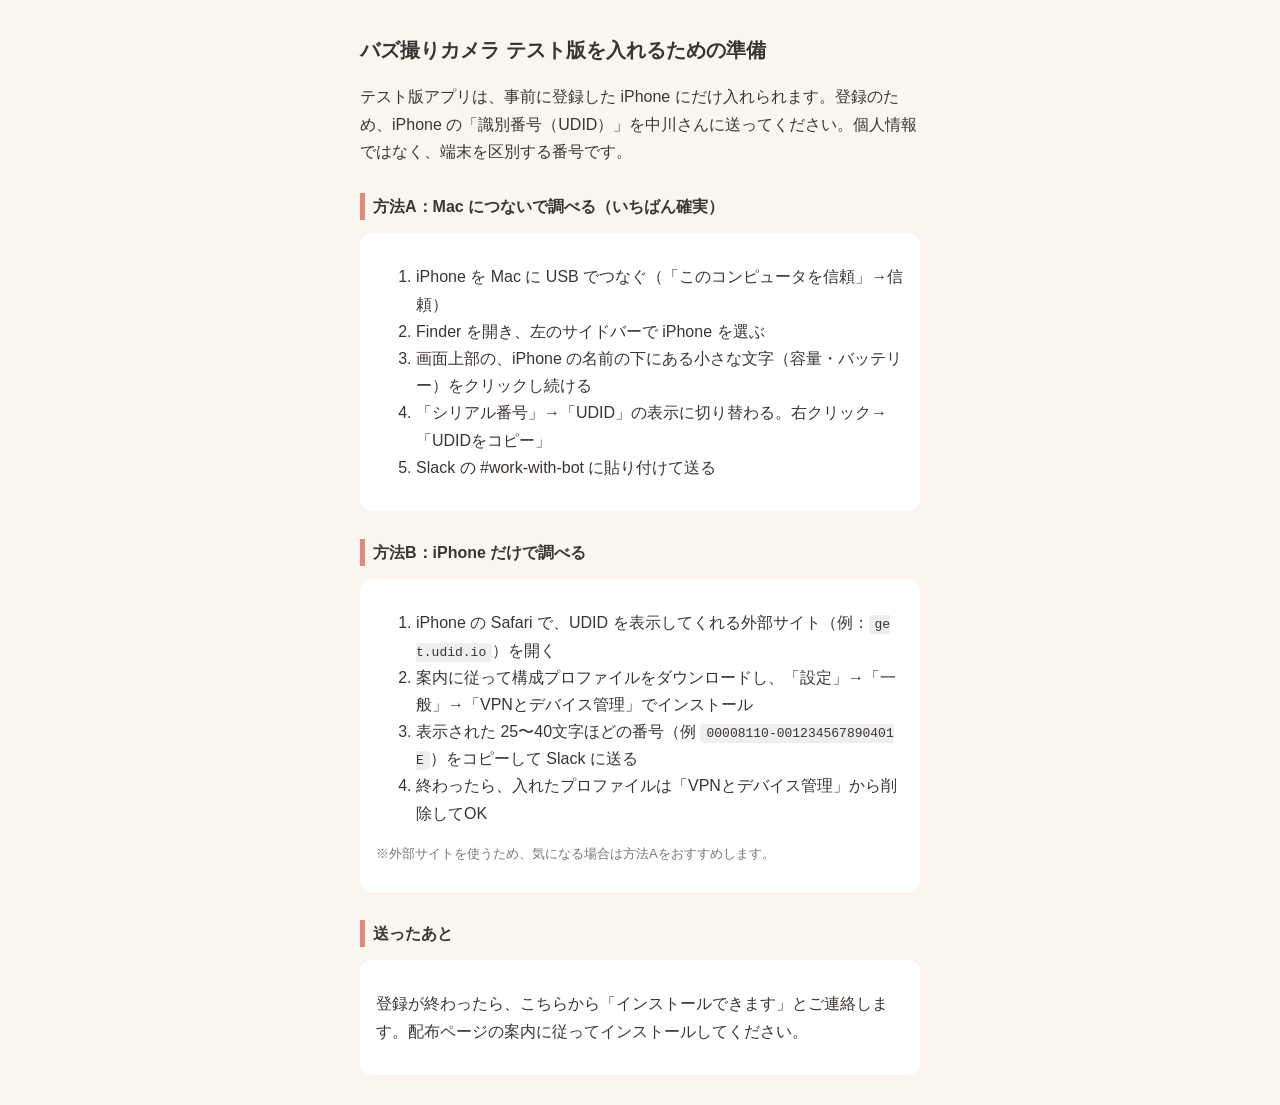
<file: review/udid.html>
<!DOCTYPE html>
<html lang="ja"><head><meta charset="utf-8"><meta name="viewport" content="width=device-width,initial-scale=1">
<title>iPhoneの識別番号（UDID）を送る手順</title>
<style>
body{font-family:-apple-system,"Hiragino Sans",sans-serif;background:#faf6ef;color:#3b3532;max-width:560px;margin:0 auto;padding:20px;line-height:1.7}
h1{font-size:20px} h2{font-size:16px;margin-top:28px;border-left:5px solid #e08a7a;padding-left:8px}
.box{background:#fff;border-radius:12px;padding:14px 16px;margin:10px 0}
code{background:#eee;padding:2px 6px;border-radius:4px;word-break:break-all}
.note{font-size:13px;color:#777}
</style></head><body>
<h1>バズ撮りカメラ テスト版を入れるための準備</h1>
<p>テスト版アプリは、事前に登録した iPhone にだけ入れられます。登録のため、iPhone の「識別番号（UDID）」を中川さんに送ってください。個人情報ではなく、端末を区別する番号です。</p>

<h2>方法A：Mac につないで調べる（いちばん確実）</h2>
<div class="box">
<ol>
<li>iPhone を Mac に USB でつなぐ（「このコンピュータを信頼」→信頼）</li>
<li>Finder を開き、左のサイドバーで iPhone を選ぶ</li>
<li>画面上部の、iPhone の名前の下にある小さな文字（容量・バッテリー）をクリックし続ける</li>
<li>「シリアル番号」→「UDID」の表示に切り替わる。右クリック→「UDIDをコピー」</li>
<li>Slack の #work-with-bot に貼り付けて送る</li>
</ol>
</div>

<h2>方法B：iPhone だけで調べる</h2>
<div class="box">
<ol>
<li>iPhone の Safari で、UDID を表示してくれる外部サイト（例：<code>get.udid.io</code>）を開く</li>
<li>案内に従って構成プロファイルをダウンロードし、「設定」→「一般」→「VPNとデバイス管理」でインストール</li>
<li>表示された 25〜40文字ほどの番号（例 <code>00008110-001234567890401E</code>）をコピーして Slack に送る</li>
<li>終わったら、入れたプロファイルは「VPNとデバイス管理」から削除してOK</li>
</ol>
<p class="note">※外部サイトを使うため、気になる場合は方法Aをおすすめします。</p>
</div>

<h2>送ったあと</h2>
<div class="box">
<p>登録が終わったら、こちらから「インストールできます」とご連絡します。配布ページの案内に従ってインストールしてください。</p>
</div>
</body></html>
</file>
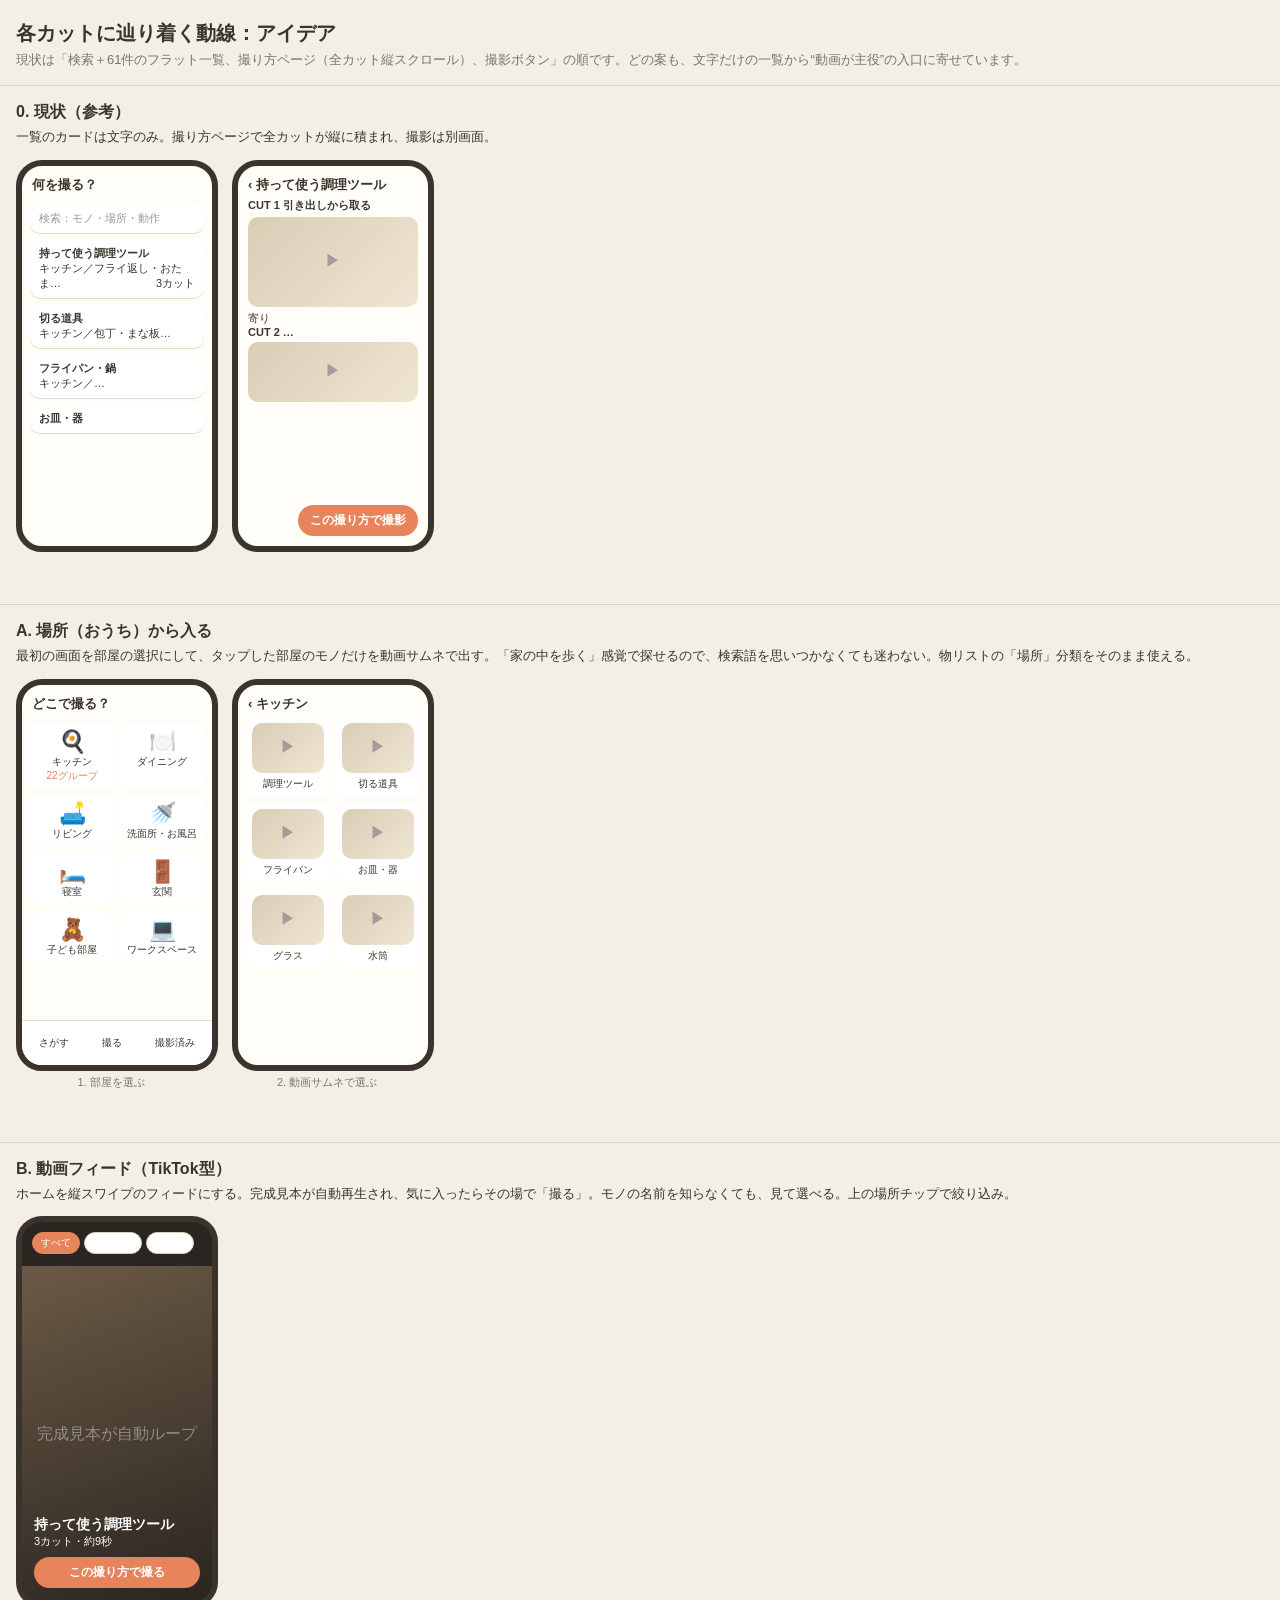
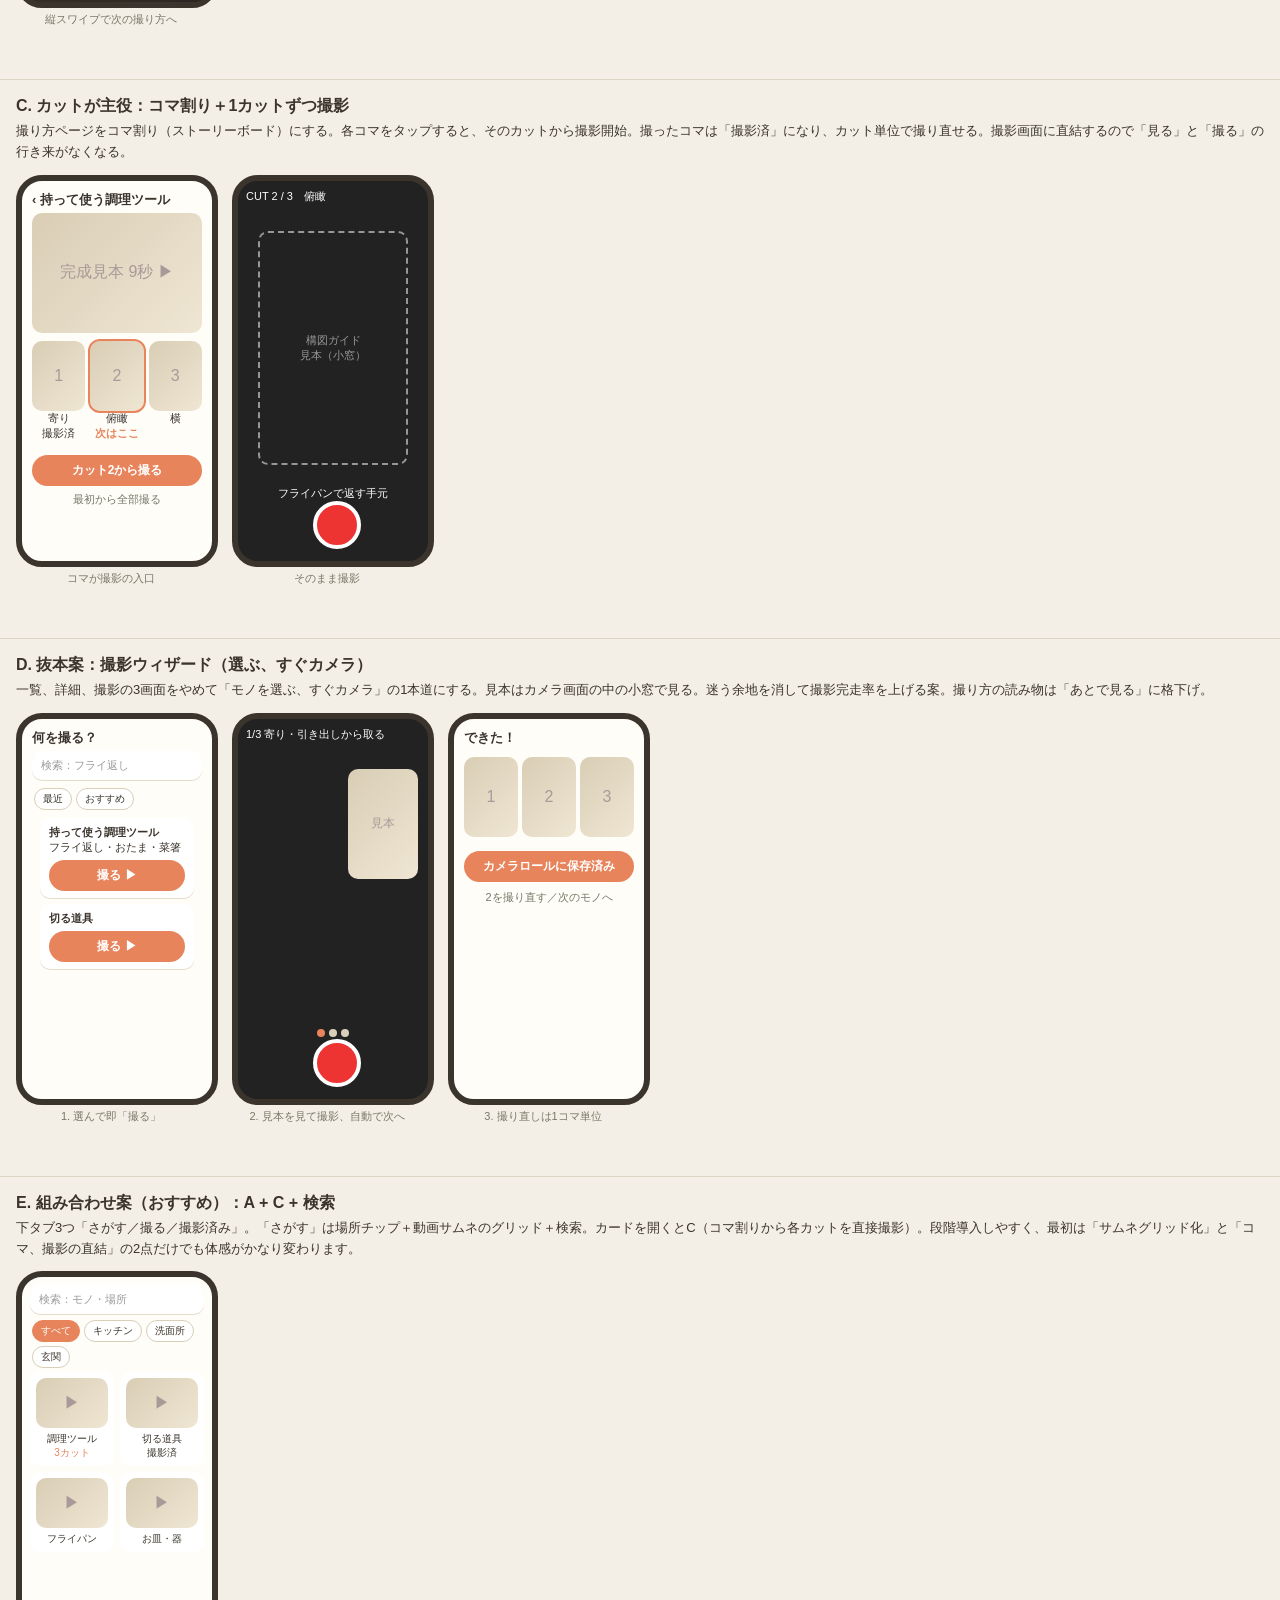
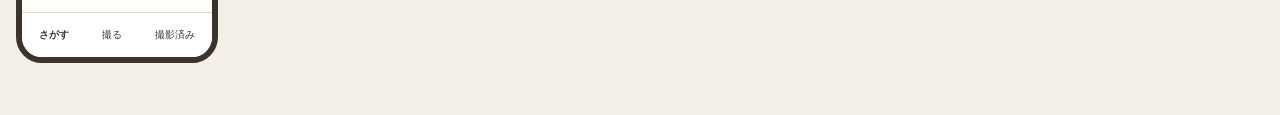
<file: review/ui_ideas.html>
<!doctype html><html lang="ja"><head><meta charset="utf-8"><meta name="viewport" content="width=device-width,initial-scale=1">
<title>バズ撮りカメラ 動線アイデア</title>
<style>
body{margin:0;background:#f3efe6;font-family:-apple-system,"Hiragino Sans",sans-serif;color:#3a342c}
h1{font-size:20px;margin:20px 16px 4px}p.lead{margin:0 16px 16px;font-size:13px;color:#776}
section{margin:0 0 28px;padding:16px;border-top:1px solid #ddd5c4}
section>h2{font-size:16px;margin:0 0 4px}section>p{font-size:13px;margin:0 0 12px;line-height:1.6}
.row{display:flex;gap:14px;overflow-x:auto;padding-bottom:8px}
.ph{flex:0 0 190px;width:190px;height:380px;background:#fffdf8;border:6px solid #3a342c;border-radius:26px;position:relative;overflow:hidden;font-size:11px}
.cap{width:190px;font-size:11px;text-align:center;margin-top:4px;color:#776}
.bar{padding:10px 10px 4px;font-weight:bold;font-size:13px}
.chip{display:inline-block;background:#fff;border:1px solid #d9cfb9;border-radius:12px;padding:3px 8px;margin:2px;font-size:10px}
.chip.on{background:#e8845c;color:#fff;border-color:#e8845c}
.card{background:#fff;border-radius:10px;margin:6px 8px;padding:7px 9px;box-shadow:0 1px 0 #e5dccb}
.vid{background:linear-gradient(135deg,#d9cdb5,#efe6d3);border-radius:10px;display:flex;align-items:center;justify-content:center;color:#a99;font-size:16px}
.tab{position:absolute;bottom:0;left:0;right:0;height:44px;background:#fff;border-top:1px solid #e5dccb;display:flex;justify-content:space-around;align-items:center;font-size:10px}
.btn{background:#e8845c;color:#fff;border-radius:18px;padding:7px 12px;text-align:center;font-weight:bold;font-size:12px}
.dot{display:inline-block;width:8px;height:8px;border-radius:50%;background:#d9cfb9;margin:0 2px}.dot.on{background:#e8845c}
.g{display:grid;grid-template-columns:1fr 1fr;gap:6px;padding:0 8px}
.tile{background:#fff;border-radius:10px;padding:6px;text-align:center;font-size:10px}
.tile .vid{height:50px;margin-bottom:4px}
.rec{position:absolute;bottom:12px;left:50%;margin-left:-20px;width:40px;height:40px;border-radius:50%;background:#e33;border:4px solid #fff}
</style></head><body>
<h1>各カットに辿り着く動線：アイデア</h1>
<p class="lead">現状は「検索＋61件のフラット一覧、撮り方ページ（全カット縦スクロール）、撮影ボタン」の順です。どの案も、文字だけの一覧から“動画が主役”の入口に寄せています。</p>

<section><h2>0. 現状（参考）</h2><p>一覧のカードは文字のみ。撮り方ページで全カットが縦に積まれ、撮影は別画面。</p>
<div class="row"><div><div class="ph"><div class="bar">何を撮る？</div><div class="card" style="color:#999">検索：モノ・場所・動作</div>
<div class="card"><b>持って使う調理ツール</b><br>キッチン／フライ返し・おたま…<span style="float:right">3カット</span></div>
<div class="card"><b>切る道具</b><br>キッチン／包丁・まな板…</div><div class="card"><b>フライパン・鍋</b><br>キッチン／…</div><div class="card"><b>お皿・器</b></div></div></div>
<div><div class="ph"><div class="bar">‹ 持って使う調理ツール</div><div style="padding:0 10px"><b>CUT 1 引き出しから取る</b><div class="vid" style="height:90px;margin:4px 0">▶</div>寄り<br><b>CUT 2 …</b><div class="vid" style="height:60px;margin:4px 0">▶</div></div><div class="btn" style="position:absolute;bottom:10px;right:10px">この撮り方で撮影</div></div></div></div></section>

<section><h2>A. 場所（おうち）から入る</h2><p>最初の画面を部屋の選択にして、タップした部屋のモノだけを動画サムネで出す。「家の中を歩く」感覚で探せるので、検索語を思いつかなくても迷わない。物リストの「場所」分類をそのまま使える。</p>
<div class="row"><div><div class="ph"><div class="bar">どこで撮る？</div><div class="g" style="margin-top:6px">
<div class="tile"><div style="font-size:22px">🍳</div>キッチン<br><span style="color:#e8845c">22グループ</span></div><div class="tile"><div style="font-size:22px">🍽️</div>ダイニング</div>
<div class="tile"><div style="font-size:22px">🛋️</div>リビング</div><div class="tile"><div style="font-size:22px">🚿</div>洗面所・お風呂</div>
<div class="tile"><div style="font-size:22px">🛏️</div>寝室</div><div class="tile"><div style="font-size:22px">🚪</div>玄関</div>
<div class="tile"><div style="font-size:22px">🧸</div>子ども部屋</div><div class="tile"><div style="font-size:22px">💻</div>ワークスペース</div></div>
<div class="tab"><span>さがす</span><span>撮る</span><span>撮影済み</span></div></div><div class="cap">1. 部屋を選ぶ</div></div>
<div><div class="ph"><div class="bar">‹ キッチン</div><div class="g"><div class="tile"><div class="vid">▶</div>調理ツール</div><div class="tile"><div class="vid">▶</div>切る道具</div><div class="tile"><div class="vid">▶</div>フライパン</div><div class="tile"><div class="vid">▶</div>お皿・器</div><div class="tile"><div class="vid">▶</div>グラス</div><div class="tile"><div class="vid">▶</div>水筒</div></div></div><div class="cap">2. 動画サムネで選ぶ</div></div></div></section>

<section><h2>B. 動画フィード（TikTok型）</h2><p>ホームを縦スワイプのフィードにする。完成見本が自動再生され、気に入ったらその場で「撮る」。モノの名前を知らなくても、見て選べる。上の場所チップで絞り込み。</p>
<div class="row"><div><div class="ph" style="background:#2a2520;color:#fff"><div style="padding:8px"><span class="chip on">すべて</span><span class="chip">キッチン</span><span class="chip">洗面所</span></div>
<div class="vid" style="position:absolute;top:44px;bottom:0;left:0;right:0;border-radius:0;background:linear-gradient(160deg,#6b5a45,#2a2520);color:#fff6">完成見本が自動ループ</div>
<div style="position:absolute;bottom:14px;left:12px;right:12px"><b style="font-size:14px">持って使う調理ツール</b><br>3カット・約9秒<div class="btn" style="margin-top:8px">この撮り方で撮る</div></div></div><div class="cap">縦スワイプで次の撮り方へ</div></div></div></section>

<section><h2>C. カットが主役：コマ割り＋1カットずつ撮影</h2><p>撮り方ページをコマ割り（ストーリーボード）にする。各コマをタップすると、そのカットから撮影開始。撮ったコマは「撮影済」になり、カット単位で撮り直せる。撮影画面に直結するので「見る」と「撮る」の行き来がなくなる。</p>
<div class="row"><div><div class="ph"><div class="bar">‹ 持って使う調理ツール</div>
<div class="vid" style="height:120px;margin:0 10px">完成見本 9秒 ▶</div>
<div style="display:flex;gap:5px;padding:8px 10px">
<div style="flex:1"><div class="vid" style="height:70px">1</div><div style="text-align:center">寄り<br>撮影済</div></div>
<div style="flex:1"><div class="vid" style="height:70px;outline:2px solid #e8845c">2</div><div style="text-align:center">俯瞰<br><b style="color:#e8845c">次はここ</b></div></div>
<div style="flex:1"><div class="vid" style="height:70px">3</div><div style="text-align:center">横</div></div></div>
<div class="btn" style="margin:6px 10px">カット2から撮る</div><div style="text-align:center;color:#776">最初から全部撮る</div></div><div class="cap">コマが撮影の入口</div></div>
<div><div class="ph" style="background:#222;color:#fff"><div style="padding:8px">CUT 2 / 3　俯瞰</div><div style="position:absolute;top:50px;left:20px;right:20px;height:230px;border:2px dashed #fff8;border-radius:10px;display:flex;align-items:center;justify-content:center;color:#fff8;text-align:center">構図ガイド<br>見本（小窓）</div><div style="position:absolute;bottom:60px;left:0;right:0;text-align:center">フライパンで返す手元</div><div class="rec"></div></div><div class="cap">そのまま撮影</div></div></div></section>

<section><h2>D. 抜本案：撮影ウィザード（選ぶ、すぐカメラ）</h2><p>一覧、詳細、撮影の3画面をやめて「モノを選ぶ、すぐカメラ」の1本道にする。見本はカメラ画面の中の小窓で見る。迷う余地を消して撮影完走率を上げる案。撮り方の読み物は「あとで見る」に格下げ。</p>
<div class="row"><div><div class="ph"><div class="bar">何を撮る？</div><div style="padding:0 10px"><div class="card" style="margin:0 0 6px;color:#999">検索：フライ返し</div><span class="chip">最近</span><span class="chip">おすすめ</span><div class="card"><b>持って使う調理ツール</b><br>フライ返し・おたま・菜箸<div class="btn" style="margin-top:5px">撮る ▶</div></div><div class="card"><b>切る道具</b><div class="btn" style="margin-top:5px">撮る ▶</div></div></div></div><div class="cap">1. 選んで即「撮る」</div></div>
<div><div class="ph" style="background:#222;color:#fff"><div style="padding:8px">1/3 寄り・引き出しから取る</div><div class="vid" style="position:absolute;top:50px;right:10px;width:70px;height:110px;font-size:12px">見本</div><div style="position:absolute;bottom:60px;left:0;right:0;text-align:center"><span class="dot on"></span><span class="dot"></span><span class="dot"></span></div><div class="rec"></div></div><div class="cap">2. 見本を見て撮影、自動で次へ</div></div>
<div><div class="ph"><div class="bar">できた！</div><div style="display:flex;gap:4px;padding:6px 10px"><div class="vid" style="flex:1;height:80px">1</div><div class="vid" style="flex:1;height:80px">2</div><div class="vid" style="flex:1;height:80px">3</div></div><div class="btn" style="margin:8px 10px">カメラロールに保存済み</div><div style="text-align:center;color:#776">2を撮り直す／次のモノへ</div></div><div class="cap">3. 撮り直しは1コマ単位</div></div></div></section>

<section><h2>E. 組み合わせ案（おすすめ）：A + C + 検索</h2><p>下タブ3つ「さがす／撮る／撮影済み」。「さがす」は場所チップ＋動画サムネのグリッド＋検索。カードを開くとC（コマ割りから各カットを直接撮影）。段階導入しやすく、最初は「サムネグリッド化」と「コマ、撮影の直結」の2点だけでも体感がかなり変わります。</p>
<div class="row"><div><div class="ph"><div style="padding:8px 8px 2px"><div class="card" style="margin:0;color:#999">検索：モノ・場所</div><div style="margin-top:4px"><span class="chip on">すべて</span><span class="chip">キッチン</span><span class="chip">洗面所</span><span class="chip">玄関</span></div></div>
<div class="g"><div class="tile"><div class="vid">▶</div>調理ツール<br><span style="color:#e8845c">3カット</span></div><div class="tile"><div class="vid">▶</div>切る道具<br>撮影済</div><div class="tile"><div class="vid">▶</div>フライパン</div><div class="tile"><div class="vid">▶</div>お皿・器</div></div>
<div class="tab"><span><b>さがす</b></span><span>撮る</span><span>撮影済み</span></div></div></div></div></section>
</body></html>
</file>
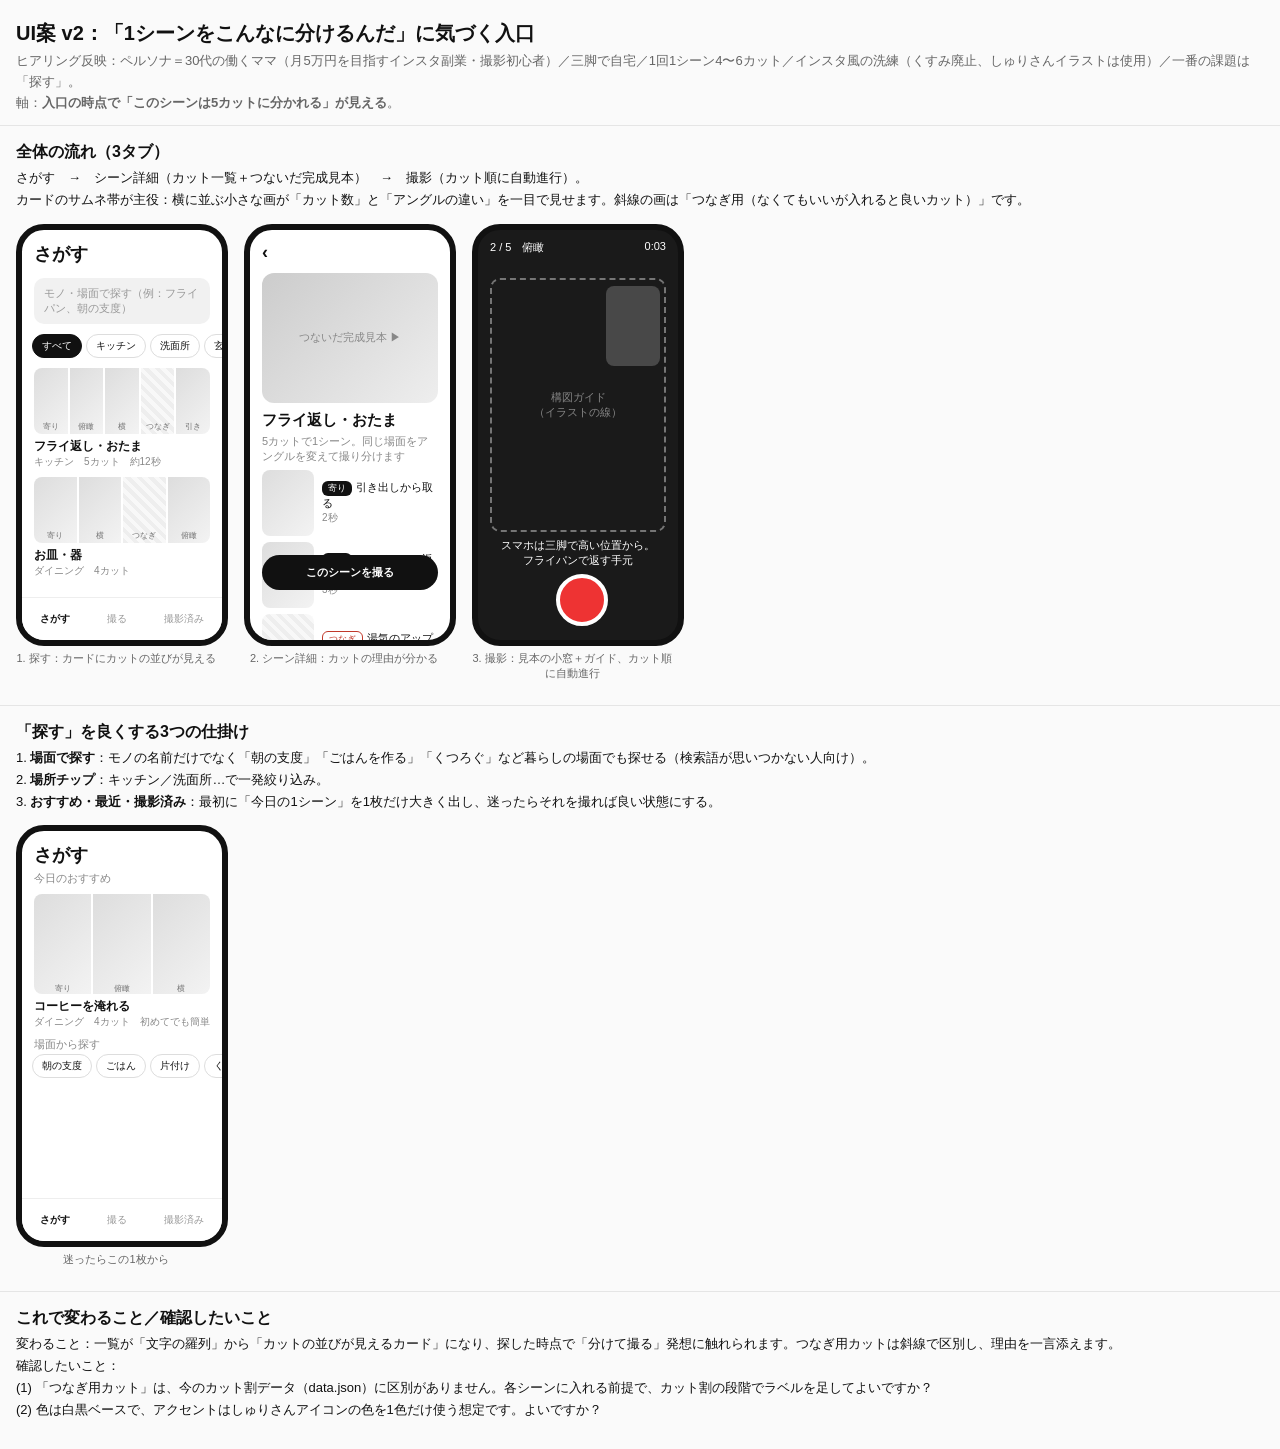
<file: review/ui_v2.html>
<!doctype html><html lang="ja"><head><meta charset="utf-8"><meta name="viewport" content="width=device-width,initial-scale=1">
<title>バズ撮りカメラ UI案 v2</title>
<style>
body{margin:0;background:#fafafa;font-family:-apple-system,"Hiragino Sans",sans-serif;color:#111}
h1{font-size:20px;margin:20px 16px 4px}p.lead{margin:0 16px 12px;font-size:13px;color:#666;line-height:1.6}
section{padding:16px;border-top:1px solid #e5e5e5}section h2{font-size:16px;margin:0 0 4px}section>p{font-size:13px;line-height:1.7;margin:0 0 12px}
.row{display:flex;gap:16px;overflow-x:auto;padding-bottom:8px}
.ph{flex:0 0 200px;width:200px;height:410px;background:#fff;border:6px solid #111;border-radius:28px;position:relative;overflow:hidden;font-size:11px}
.cap{width:200px;font-size:11px;text-align:center;margin-top:5px;color:#666}
.h{padding:12px 12px 4px;font-size:18px;font-weight:700}
.sub{padding:0 12px;color:#888;font-size:11px}
.search{margin:8px 12px;background:#f1f1f1;border-radius:10px;padding:8px 10px;color:#999}
.chips{padding:0 8px;white-space:nowrap;overflow:hidden}
.chip{display:inline-block;border:1px solid #ddd;border-radius:14px;padding:4px 9px;margin:2px;font-size:10px}
.chip.on{background:#111;color:#fff;border-color:#111}
.scard{margin:8px 12px}
.strip{display:flex;gap:2px;border-radius:8px;overflow:hidden}
.strip i{flex:1;height:64px;background:linear-gradient(135deg,#ddd,#f3f3f3);display:flex;align-items:flex-end;justify-content:center;font-style:normal;font-size:8px;color:#777;padding-bottom:2px}
.strip i.f{background:repeating-linear-gradient(45deg,#eee,#eee 4px,#f8f8f8 4px,#f8f8f8 8px)}
.t{font-weight:700;margin-top:4px;font-size:12px}.m{color:#888;font-size:10px}
.tab{position:absolute;bottom:0;left:0;right:0;height:42px;border-top:1px solid #eee;background:#fff;display:flex;justify-content:space-around;align-items:center;font-size:10px;color:#999}
.tab b{color:#111}
.hero{margin:6px 12px;height:130px;border-radius:12px;background:linear-gradient(135deg,#ccc,#eee);display:flex;align-items:center;justify-content:center;color:#888}
.cut{display:flex;gap:8px;margin:6px 12px;align-items:center}
.cut .th{flex:0 0 52px;height:66px;border-radius:8px;background:linear-gradient(135deg,#ddd,#f3f3f3)}
.cut .th.f{background:repeating-linear-gradient(45deg,#eee,#eee 4px,#f8f8f8 4px,#f8f8f8 8px)}
.tag{display:inline-block;background:#111;color:#fff;border-radius:6px;padding:1px 6px;font-size:9px;margin-right:4px}
.tag.o{background:#fff;color:#c0392b;border:1px solid #c0392b}
.btn{background:#111;color:#fff;border-radius:22px;padding:10px;text-align:center;font-weight:700;margin:0 12px;position:absolute;bottom:50px;left:0;right:0}
.rec{position:absolute;bottom:14px;left:50%;margin-left:-22px;width:44px;height:44px;border-radius:50%;border:4px solid #fff;background:#e33}
.dark{background:#1a1a1a;color:#fff}
.note{background:#fff8e1;border-radius:8px;padding:8px;margin:6px 12px;font-size:10px;line-height:1.5}
</style></head><body>
<h1>UI案 v2：「1シーンをこんなに分けるんだ」に気づく入口</h1>
<p class="lead">ヒアリング反映：ペルソナ＝30代の働くママ（月5万円を目指すインスタ副業・撮影初心者）／三脚で自宅／1回1シーン4〜6カット／インスタ風の洗練（くすみ廃止、しゅりさんイラストは使用）／一番の課題は「探す」。<br>
軸：<b>入口の時点で「このシーンは5カットに分かれる」が見える</b>。</p>

<section><h2>全体の流れ（3タブ）</h2><p>さがす　→　シーン詳細（カット一覧＋つないだ完成見本）　→　撮影（カット順に自動進行）。<br>カードのサムネ帯が主役：横に並ぶ小さな画が「カット数」と「アングルの違い」を一目で見せます。斜線の画は「つなぎ用（なくてもいいが入れると良いカット）」です。</p>
<div class="row">

<div><div class="ph"><div class="h">さがす</div><div class="search">モノ・場面で探す（例：フライパン、朝の支度）</div>
<div class="chips"><span class="chip on">すべて</span><span class="chip">キッチン</span><span class="chip">洗面所</span><span class="chip">玄関</span><span class="chip">リビング</span></div>
<div class="scard"><div class="strip"><i>寄り</i><i>俯瞰</i><i>横</i><i class="f">つなぎ</i><i>引き</i></div><div class="t">フライ返し・おたま</div><div class="m">キッチン　5カット　約12秒</div></div>
<div class="scard"><div class="strip"><i>寄り</i><i>横</i><i class="f">つなぎ</i><i>俯瞰</i></div><div class="t">お皿・器</div><div class="m">ダイニング　4カット</div></div>
<div class="tab"><b>さがす</b><span>撮る</span><span>撮影済み</span></div></div><div class="cap">1. 探す：カードにカットの並びが見える</div></div>

<div><div class="ph"><div class="h">‹</div><div class="hero">つないだ完成見本 ▶</div>
<div class="h" style="font-size:15px;padding-top:2px">フライ返し・おたま</div><div class="sub">5カットで1シーン。同じ場面をアングルを変えて撮り分けます</div>
<div class="cut"><div class="th"></div><div><span class="tag">寄り</span>引き出しから取る<div class="m">2秒</div></div></div>
<div class="cut"><div class="th"></div><div><span class="tag">俯瞰</span>フライパンで返す<div class="m">3秒</div></div></div>
<div class="cut"><div class="th f"></div><div><span class="tag o">つなぎ</span>湯気のアップ<div class="m">1秒　入れるとプロっぽい</div></div></div>
<div class="btn">このシーンを撮る</div></div><div class="cap">2. シーン詳細：カットの理由が分かる</div></div>

<div><div class="ph dark"><div style="padding:10px 12px;display:flex;justify-content:space-between"><span>2 / 5　俯瞰</span><span>0:03</span></div>
<div style="position:absolute;top:48px;left:12px;right:12px;height:250px;border:2px dashed #fff6;border-radius:10px;display:flex;align-items:center;justify-content:center;color:#fff7;text-align:center">構図ガイド<br>（イラストの線）</div>
<div style="position:absolute;top:56px;right:18px;width:54px;height:80px;border-radius:8px;background:#fff3"></div>
<div style="position:absolute;bottom:72px;left:12px;right:12px;text-align:center">スマホは三脚で高い位置から。<br>フライパンで返す手元</div>
<div class="rec"></div></div><div class="cap">3. 撮影：見本の小窓＋ガイド、カット順に自動進行</div></div>

</div></section>

<section><h2>「探す」を良くする3つの仕掛け</h2><p>
1. <b>場面で探す</b>：モノの名前だけでなく「朝の支度」「ごはんを作る」「くつろぐ」など暮らしの場面でも探せる（検索語が思いつかない人向け）。<br>
2. <b>場所チップ</b>：キッチン／洗面所…で一発絞り込み。<br>
3. <b>おすすめ・最近・撮影済み</b>：最初に「今日の1シーン」を1枚だけ大きく出し、迷ったらそれを撮れば良い状態にする。</p>
<div class="row"><div><div class="ph"><div class="h">さがす</div><div class="sub">今日のおすすめ</div>
<div class="scard"><div class="strip" style="height:100px"><i style="height:100px">寄り</i><i style="height:100px">俯瞰</i><i style="height:100px">横</i></div><div class="t">コーヒーを淹れる</div><div class="m">ダイニング　4カット　初めてでも簡単</div></div>
<div class="sub" style="margin-top:8px">場面から探す</div><div class="chips"><span class="chip">朝の支度</span><span class="chip">ごはん</span><span class="chip">片付け</span><span class="chip">くつろぎ</span></div>
<div class="tab"><b>さがす</b><span>撮る</span><span>撮影済み</span></div></div><div class="cap">迷ったらこの1枚から</div></div></div></section>

<section><h2>これで変わること／確認したいこと</h2><p>
変わること：一覧が「文字の羅列」から「カットの並びが見えるカード」になり、探した時点で「分けて撮る」発想に触れられます。つなぎ用カットは斜線で区別し、理由を一言添えます。<br>
確認したいこと：<br>
(1) 「つなぎ用カット」は、今のカット割データ（data.json）に区別がありません。各シーンに入れる前提で、カット割の段階でラベルを足してよいですか？<br>
(2) 色は白黒ベースで、アクセントはしゅりさんアイコンの色を1色だけ使う想定です。よいですか？</p></section>
</body></html>
</file>
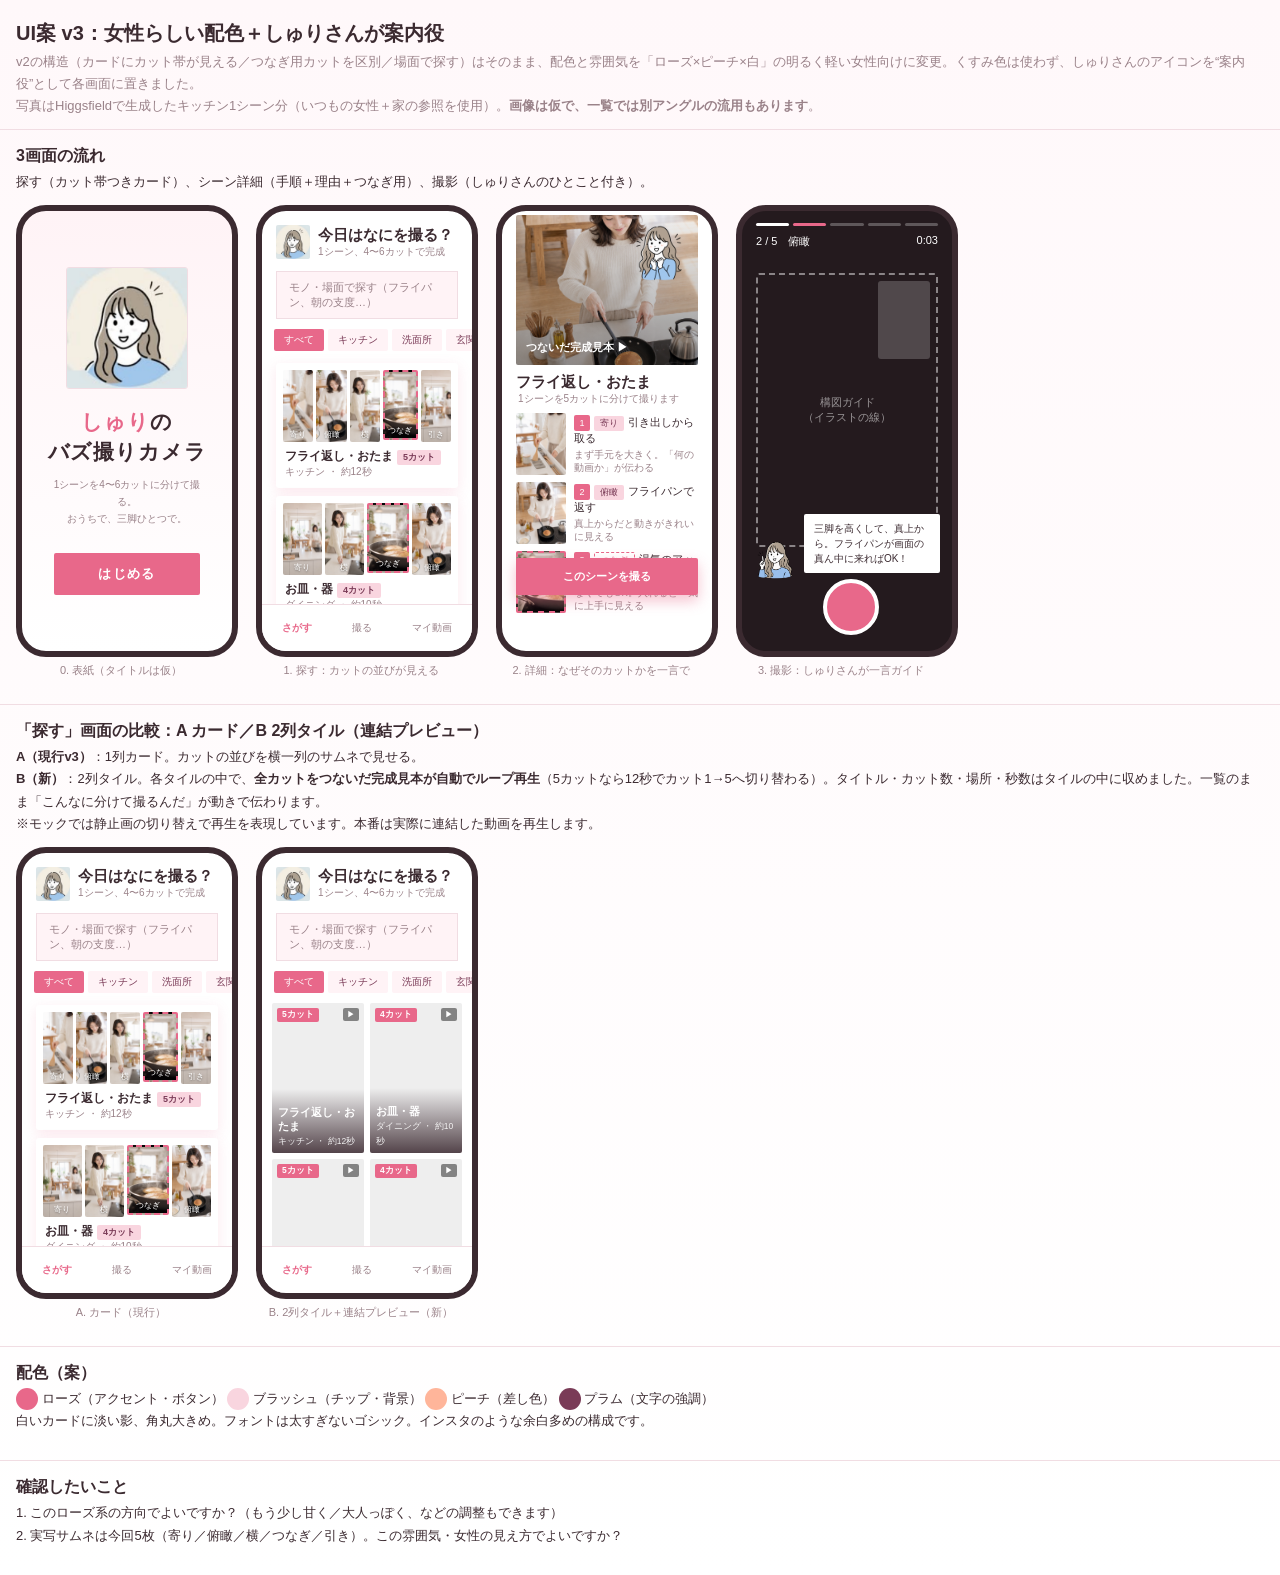
<file: review/ui_v3.html>
<!doctype html><html lang="ja"><head><meta charset="utf-8"><meta name="viewport" content="width=device-width,initial-scale=1">
<title>バズ撮りカメラ UI案 v3（女性らしい配色）</title>
<style>
:root{--rose:#e8688a;--rose2:#f9d5df;--blush:#fff3f6;--peach:#ffb59a;--ink:#3b2a30;--sub:#9a8289;--line:#f1dde3;--plum:#7a3b57}
body{margin:0;background:linear-gradient(#fff8fa,#fff);font-family:-apple-system,"Hiragino Sans",sans-serif;color:var(--ink)}
h1{font-size:20px;margin:20px 16px 4px}p.lead{margin:0 16px 12px;font-size:13px;color:var(--sub);line-height:1.7}
section{padding:16px;border-top:1px solid var(--line)}section h2{font-size:16px;margin:0 0 4px}section>p{font-size:13px;line-height:1.7;margin:0 0 12px}
.row{display:flex;gap:18px;overflow-x:auto;padding-bottom:10px}
.ph{flex:0 0 210px;width:210px;height:440px;background:#fff;border:6px solid var(--ink);border-radius:30px;position:relative;overflow:hidden;font-size:11px}
.cap{width:210px;font-size:11px;text-align:center;margin-top:6px;color:var(--sub)}
.top{display:flex;align-items:center;gap:8px;padding:14px 14px 6px}
.top img{width:34px;height:34px;border-radius:50%;object-fit:cover;background:var(--rose2)}
.top b{font-size:15px;display:block}.top span{font-size:10px;color:var(--sub)}
.search{margin:6px 14px;background:var(--blush);border:1px solid var(--line);border-radius:20px;padding:8px 12px;color:var(--sub)}
.chips{padding:2px 10px;white-space:nowrap;overflow:hidden}
.chip{display:inline-block;background:var(--blush);border-radius:16px;padding:4px 10px;margin:2px;font-size:10px;color:var(--plum)}
.chip.on{background:var(--rose);color:#fff}
.card{margin:8px 14px;background:#fff;border-radius:16px;box-shadow:0 4px 14px rgba(232,104,138,.15);padding:7px}
.strip{display:flex;gap:3px}
.strip i{flex:1;height:70px;border-radius:8px;font-style:normal;font-size:8px;color:#fff;display:flex;align-items:flex-end;justify-content:center;padding-bottom:2px;text-shadow:0 1px 2px #0006}
.p1{background:url(media/ui_k1.png) center/cover}.p2{background:url(media/ui_k2.png) center/cover}.p3{background:url(media/ui_k3.png) center/cover}.p4{background:url(media/ui_k5.png) center/cover}.p5{background:url(media/ui_k3.png) center/cover}
.strip i.f{background:url(media/ui_k4.png) center/cover;border:2px dashed var(--rose);box-sizing:border-box}
.strip i.f::after{content:"";}
.t{font-weight:700;margin:6px 2px 0;font-size:12px}.m{color:var(--sub);font-size:10px;margin:0 2px 2px}
.badge{display:inline-block;background:var(--rose2);color:var(--plum);border-radius:8px;padding:1px 6px;font-size:9px;margin-left:4px}
.tab{position:absolute;bottom:0;left:0;right:0;height:46px;background:#fff;border-top:1px solid var(--line);display:flex;justify-content:space-around;align-items:center;font-size:10px;color:var(--sub)}
.tab b{color:var(--rose)}
.hero{margin:4px 14px;height:150px;border-radius:18px;background:linear-gradient(rgba(0,0,0,.05),rgba(0,0,0,.35)),url(media/ui_k2.png) center/cover;display:flex;align-items:flex-end;justify-content:space-between;padding:10px;box-sizing:border-box;color:#fff;font-weight:700;position:relative}
.hero img{position:absolute;right:8px;top:6px;width:64px}
.step{display:flex;gap:8px;margin:7px 14px;align-items:center}
.step .th{flex:0 0 50px;height:62px;border-radius:12px}
.step .no{width:16px;height:16px;border-radius:50%;background:var(--rose);color:#fff;font-size:9px;display:inline-flex;align-items:center;justify-content:center;margin-right:4px}
.tag{display:inline-block;background:var(--rose2);color:var(--plum);border-radius:8px;padding:1px 6px;font-size:9px;margin-right:4px}
.tag.o{background:#fff;color:var(--rose);border:1px dashed var(--rose)}
.why{color:var(--sub);font-size:9.5px;margin-top:2px;line-height:1.4}
.cta{position:absolute;bottom:56px;left:14px;right:14px;background:var(--rose);color:#fff;border-radius:26px;padding:11px;text-align:center;font-weight:700;box-shadow:0 6px 14px rgba(232,104,138,.4)}
.dark{background:#241a1e;color:#fff}
.rec{position:absolute;bottom:16px;left:50%;margin-left:-24px;width:48px;height:48px;border-radius:50%;border:4px solid #fff;background:var(--rose)}
.prog{display:flex;gap:4px;padding:12px 14px 4px}.prog u{flex:1;height:3px;border-radius:2px;background:#fff4;text-decoration:none}.prog u.d{background:#fff}.prog u.n{background:var(--rose)}
.bubble{background:#fff;color:var(--ink);border-radius:14px;padding:7px 10px;font-size:10px;line-height:1.5;position:absolute;left:62px;right:12px;bottom:78px}
.sh{position:absolute;left:10px;bottom:68px;width:46px}
/* 角丸は最小限（v3.1） */
.search{border-radius:0!important}
.chip,.badge,.tag,.strip i,.step .th,.step .no,.cta,.hero,.top img,.bubble,.btn0{border-radius:2px!important}
.card{border-radius:3px!important}
.ph div[style*="border-radius"]{border-radius:3px!important}
.cover{background:linear-gradient(#fff3f6,#fff);display:flex;flex-direction:column;align-items:center;justify-content:center;text-align:center}
.cover img{width:120px;height:120px;object-fit:cover;border:1px solid var(--line);margin-bottom:18px;border-radius:3px}
.cover .ttl{font-size:21px;font-weight:800;letter-spacing:.04em;line-height:1.4;color:var(--ink)}
.cover .ttl em{font-style:normal;color:var(--rose)}
.cover .sb{margin:10px 24px 0;font-size:10px;color:var(--sub);line-height:1.7}
.btn0{margin-top:26px;background:var(--rose);color:#fff;font-weight:700;font-size:13px;padding:12px 44px;letter-spacing:.1em}
</style></head><body>
<h1>UI案 v3：女性らしい配色＋しゅりさんが案内役</h1>
<p class="lead">v2の構造（カードにカット帯が見える／つなぎ用カットを区別／場面で探す）はそのまま、配色と雰囲気を「ローズ×ピーチ×白」の明るく軽い女性向けに変更。くすみ色は使わず、しゅりさんのアイコンを“案内役”として各画面に置きました。<br>
写真はHiggsfieldで生成したキッチン1シーン分（いつもの女性＋家の参照を使用）。<b>画像は仮で、一覧では別アングルの流用もあります</b>。</p>

<section><h2>3画面の流れ</h2><p>探す（カット帯つきカード）、シーン詳細（手順＋理由＋つなぎ用）、撮影（しゅりさんのひとこと付き）。</p>
<div class="row">

<div><div class="ph cover">
<img src="https://nakagawasanchi.github.io/buzz-dori/assets/img/shuri_avatar.png" alt="">
<div class="ttl"><em>しゅり</em>の<br>バズ撮りカメラ</div>
<div class="sb">1シーンを4〜6カットに分けて撮る。<br>おうちで、三脚ひとつで。</div>
<div class="btn0">はじめる</div></div><div class="cap">0. 表紙（タイトルは仮）</div></div>

<div><div class="ph">
<div class="top"><img src="https://nakagawasanchi.github.io/buzz-dori/assets/img/shuri_avatar.png" alt=""><div><b>今日はなにを撮る？</b><span>1シーン、4〜6カットで完成</span></div></div>
<div class="search">モノ・場面で探す（フライパン、朝の支度…）</div>
<div class="chips"><span class="chip on">すべて</span><span class="chip">キッチン</span><span class="chip">洗面所</span><span class="chip">玄関</span><span class="chip">リビング</span></div>
<div class="card"><div class="strip"><i class="p1">寄り</i><i class="p2">俯瞰</i><i class="p3">横</i><i class="f">つなぎ</i><i class="p4">引き</i></div><div class="t">フライ返し・おたま<span class="badge">5カット</span></div><div class="m">キッチン ・ 約12秒</div></div>
<div class="card"><div class="strip"><i class="p4">寄り</i><i class="p5">横</i><i class="f">つなぎ</i><i class="p2">俯瞰</i></div><div class="t">お皿・器<span class="badge">4カット</span></div><div class="m">ダイニング ・ 約10秒</div></div>
<div class="tab"><b>さがす</b><span>撮る</span><span>マイ動画</span></div></div><div class="cap">1. 探す：カットの並びが見える</div></div>

<div><div class="ph">
<div class="hero"><span>つないだ完成見本 ▶</span><img src="https://nakagawasanchi.github.io/buzz-dori/assets/img/shuri_happy.png" alt=""></div>
<div style="padding:4px 14px 0"><b style="font-size:15px">フライ返し・おたま</b><div class="m">1シーンを5カットに分けて撮ります</div></div>
<div class="step"><div class="th p1"></div><div><span class="no">1</span><span class="tag">寄り</span>引き出しから取る<div class="why">まず手元を大きく。「何の動画か」が伝わる</div></div></div>
<div class="step"><div class="th p2"></div><div><span class="no">2</span><span class="tag">俯瞰</span>フライパンで返す<div class="why">真上からだと動きがきれいに見える</div></div></div>
<div class="step"><div class="th" style="background:url(media/ui_k4.png) center/cover;border:2px dashed var(--rose);box-sizing:border-box"></div><div><span class="no">3</span><span class="tag o">つなぎ</span>湯気のアップ<div class="why">なくてもOK。入れると一気に上手に見える</div></div></div>
<div class="cta">このシーンを撮る</div></div><div class="cap">2. 詳細：なぜそのカットかを一言で</div></div>

<div><div class="ph dark">
<div class="prog"><u class="d"></u><u class="n"></u><u></u><u></u><u></u></div>
<div style="padding:4px 14px;display:flex;justify-content:space-between"><span>2 / 5　俯瞰</span><span>0:03</span></div>
<div style="position:absolute;top:62px;left:14px;right:14px;height:270px;border:2px dashed #fff7;border-radius:16px;display:flex;align-items:center;justify-content:center;color:#fff8;text-align:center">構図ガイド<br>（イラストの線）</div>
<div style="position:absolute;top:70px;right:22px;width:52px;height:78px;border-radius:10px;background:#fff3"></div>
<img class="sh" src="https://nakagawasanchi.github.io/buzz-dori/assets/img/shuri_point.png" alt="">
<div class="bubble">三脚を高くして、真上から。フライパンが画面の真ん中に来ればOK！</div>
<div class="rec"></div></div><div class="cap">3. 撮影：しゅりさんが一言ガイド</div></div>

</div></section>

<section><h2>「探す」画面の比較：A カード／B 2列タイル（連結プレビュー）</h2><p>
<b>A（現行v3）</b>：1列カード。カットの並びを横一列のサムネで見せる。<br>
<b>B（新）</b>：2列タイル。各タイルの中で、<b>全カットをつないだ完成見本が自動でループ再生</b>（5カットなら12秒でカット1→5へ切り替わる）。タイトル・カット数・場所・秒数はタイルの中に収めました。一覧のまま「こんなに分けて撮るんだ」が動きで伝わります。<br>
※モックでは静止画の切り替えで再生を表現しています。本番は実際に連結した動画を再生します。</p>
<style>
.tg{display:grid;grid-template-columns:1fr 1fr;gap:6px;padding:0 10px}
.tl{position:relative;height:150px;overflow:hidden;border-radius:2px;background:#eee}
.tl .fr{position:absolute;inset:0;background-size:cover;background-position:center;opacity:0;animation:fr5 12s infinite}
.tl.c4 .fr{animation-name:fr4;animation-duration:10s}
.tl .fr:nth-child(1){animation-delay:0s}.tl .fr:nth-child(2){animation-delay:2.4s}.tl .fr:nth-child(3){animation-delay:4.8s}.tl .fr:nth-child(4){animation-delay:7.2s}.tl .fr:nth-child(5){animation-delay:9.6s}
.tl.c4 .fr:nth-child(2){animation-delay:2.5s}.tl.c4 .fr:nth-child(3){animation-delay:5s}.tl.c4 .fr:nth-child(4){animation-delay:7.5s}
@keyframes fr5{0%{opacity:1}19%{opacity:1}20%{opacity:0}100%{opacity:0}}
@keyframes fr4{0%{opacity:1}24%{opacity:1}25%{opacity:0}100%{opacity:0}}
.tl .ov{position:absolute;left:0;right:0;bottom:0;padding:16px 6px 5px;background:linear-gradient(transparent,rgba(40,20,28,.78));color:#fff;line-height:1.35}
.tl .ov b{font-size:10.5px;display:block}
.tl .ov span{font-size:8.5px;opacity:.9}
.tl .nb{position:absolute;top:5px;left:5px;background:var(--rose);color:#fff;font-size:8.5px;font-weight:700;padding:1px 5px;border-radius:2px}
.tl .pl{position:absolute;top:5px;right:5px;background:rgba(0,0,0,.45);color:#fff;font-size:8px;padding:1px 4px;border-radius:2px}
.tl .bar{position:absolute;left:0;bottom:0;height:2px;background:var(--rose);width:0;animation:bar 12s linear infinite}
.tl.c4 .bar{animation-duration:10s}
@keyframes bar{from{width:0}to{width:100%}}
</style>
<div class="row">

<div><div class="ph">
<div class="top"><img src="https://nakagawasanchi.github.io/buzz-dori/assets/img/shuri_avatar.png" alt=""><div><b>今日はなにを撮る？</b><span>1シーン、4〜6カットで完成</span></div></div>
<div class="search">モノ・場面で探す（フライパン、朝の支度…）</div>
<div class="chips"><span class="chip on">すべて</span><span class="chip">キッチン</span><span class="chip">洗面所</span><span class="chip">玄関</span></div>
<div class="card"><div class="strip"><i class="p1">寄り</i><i class="p2">俯瞰</i><i class="p3">横</i><i class="f">つなぎ</i><i class="p4">引き</i></div><div class="t">フライ返し・おたま<span class="badge">5カット</span></div><div class="m">キッチン ・ 約12秒</div></div>
<div class="card"><div class="strip"><i class="p4">寄り</i><i class="p5">横</i><i class="f">つなぎ</i><i class="p2">俯瞰</i></div><div class="t">お皿・器<span class="badge">4カット</span></div><div class="m">ダイニング ・ 約10秒</div></div>
<div class="tab"><b>さがす</b><span>撮る</span><span>マイ動画</span></div></div><div class="cap">A. カード（現行）</div></div>

<div><div class="ph">
<div class="top"><img src="https://nakagawasanchi.github.io/buzz-dori/assets/img/shuri_avatar.png" alt=""><div><b>今日はなにを撮る？</b><span>1シーン、4〜6カットで完成</span></div></div>
<div class="search">モノ・場面で探す（フライパン、朝の支度…）</div>
<div class="chips"><span class="chip on">すべて</span><span class="chip">キッチン</span><span class="chip">洗面所</span><span class="chip">玄関</span></div>
<div class="tg" style="margin-top:6px">
<div class="tl"><div class="fr" style="background-image:url(media/ui_k1.png)"></div><div class="fr" style="background-image:url(media/ui_k2.png)"></div><div class="fr" style="background-image:url(media/ui_k3.png)"></div><div class="fr" style="background-image:url(media/ui_k4.png)"></div><div class="fr" style="background-image:url(media/ui_k5.png)"></div><span class="nb">5カット</span><span class="pl">▶</span><div class="ov"><b>フライ返し・おたま</b><span>キッチン ・ 約12秒</span></div><div class="bar"></div></div>
<div class="tl c4"><div class="fr" style="background-image:url(media/ui_k5.png)"></div><div class="fr" style="background-image:url(media/ui_k3.png)"></div><div class="fr" style="background-image:url(media/ui_k4.png)"></div><div class="fr" style="background-image:url(media/ui_k2.png)"></div><span class="nb">4カット</span><span class="pl">▶</span><div class="ov"><b>お皿・器</b><span>ダイニング ・ 約10秒</span></div><div class="bar"></div></div>
<div class="tl"><div class="fr" style="background-image:url(media/ui_k3.png)"></div><div class="fr" style="background-image:url(media/ui_k1.png)"></div><div class="fr" style="background-image:url(media/ui_k5.png)"></div><div class="fr" style="background-image:url(media/ui_k4.png)"></div><div class="fr" style="background-image:url(media/ui_k2.png)"></div><span class="nb">5カット</span><span class="pl">▶</span><div class="ov"><b>グラス・マグ</b><span>キッチン ・ 約12秒</span></div><div class="bar"></div></div>
<div class="tl c4"><div class="fr" style="background-image:url(media/ui_k4.png)"></div><div class="fr" style="background-image:url(media/ui_k2.png)"></div><div class="fr" style="background-image:url(media/ui_k1.png)"></div><div class="fr" style="background-image:url(media/ui_k3.png)"></div><span class="nb">4カット</span><span class="pl">▶</span><div class="ov"><b>切る道具</b><span>キッチン ・ 約10秒</span></div><div class="bar"></div></div>
</div>
<div class="tab"><b>さがす</b><span>撮る</span><span>マイ動画</span></div></div><div class="cap">B. 2列タイル＋連結プレビュー（新）</div></div>

</div></section>

<section><h2>配色（案）</h2><p>
<span style="display:inline-block;width:22px;height:22px;border-radius:50%;background:#e8688a;vertical-align:middle"></span> ローズ（アクセント・ボタン）
<span style="display:inline-block;width:22px;height:22px;border-radius:50%;background:#f9d5df;vertical-align:middle"></span> ブラッシュ（チップ・背景）
<span style="display:inline-block;width:22px;height:22px;border-radius:50%;background:#ffb59a;vertical-align:middle"></span> ピーチ（差し色）
<span style="display:inline-block;width:22px;height:22px;border-radius:50%;background:#7a3b57;vertical-align:middle"></span> プラム（文字の強調）<br>
白いカードに淡い影、角丸大きめ。フォントは太すぎないゴシック。インスタのような余白多めの構成です。</p></section>

<section><h2>確認したいこと</h2><p>
1. このローズ系の方向でよいですか？（もう少し甘く／大人っぽく、などの調整もできます）<br>
2. 実写サムネは今回5枚（寄り／俯瞰／横／つなぎ／引き）。この雰囲気・女性の見え方でよいですか？</p></section>
</body></html>
</file>
<file: fonts/fonts.css>
/* selfhost_fonts.py で生成（Google Fonts を使わずサイト内から配信） */
@font-face { font-family: 'Zen Maru Gothic'; font-style: normal; font-weight: 500; font-display: swap; src: url('zen-maru-gothic-500.woff') format('woff'); }
@font-face { font-family: 'Zen Maru Gothic'; font-style: normal; font-weight: 700; font-display: swap; src: url('zen-maru-gothic-700.woff') format('woff'); }
@font-face { font-family: 'Zen Maru Gothic'; font-style: normal; font-weight: 900; font-display: swap; src: url('zen-maru-gothic-900.woff') format('woff'); }
</file>
